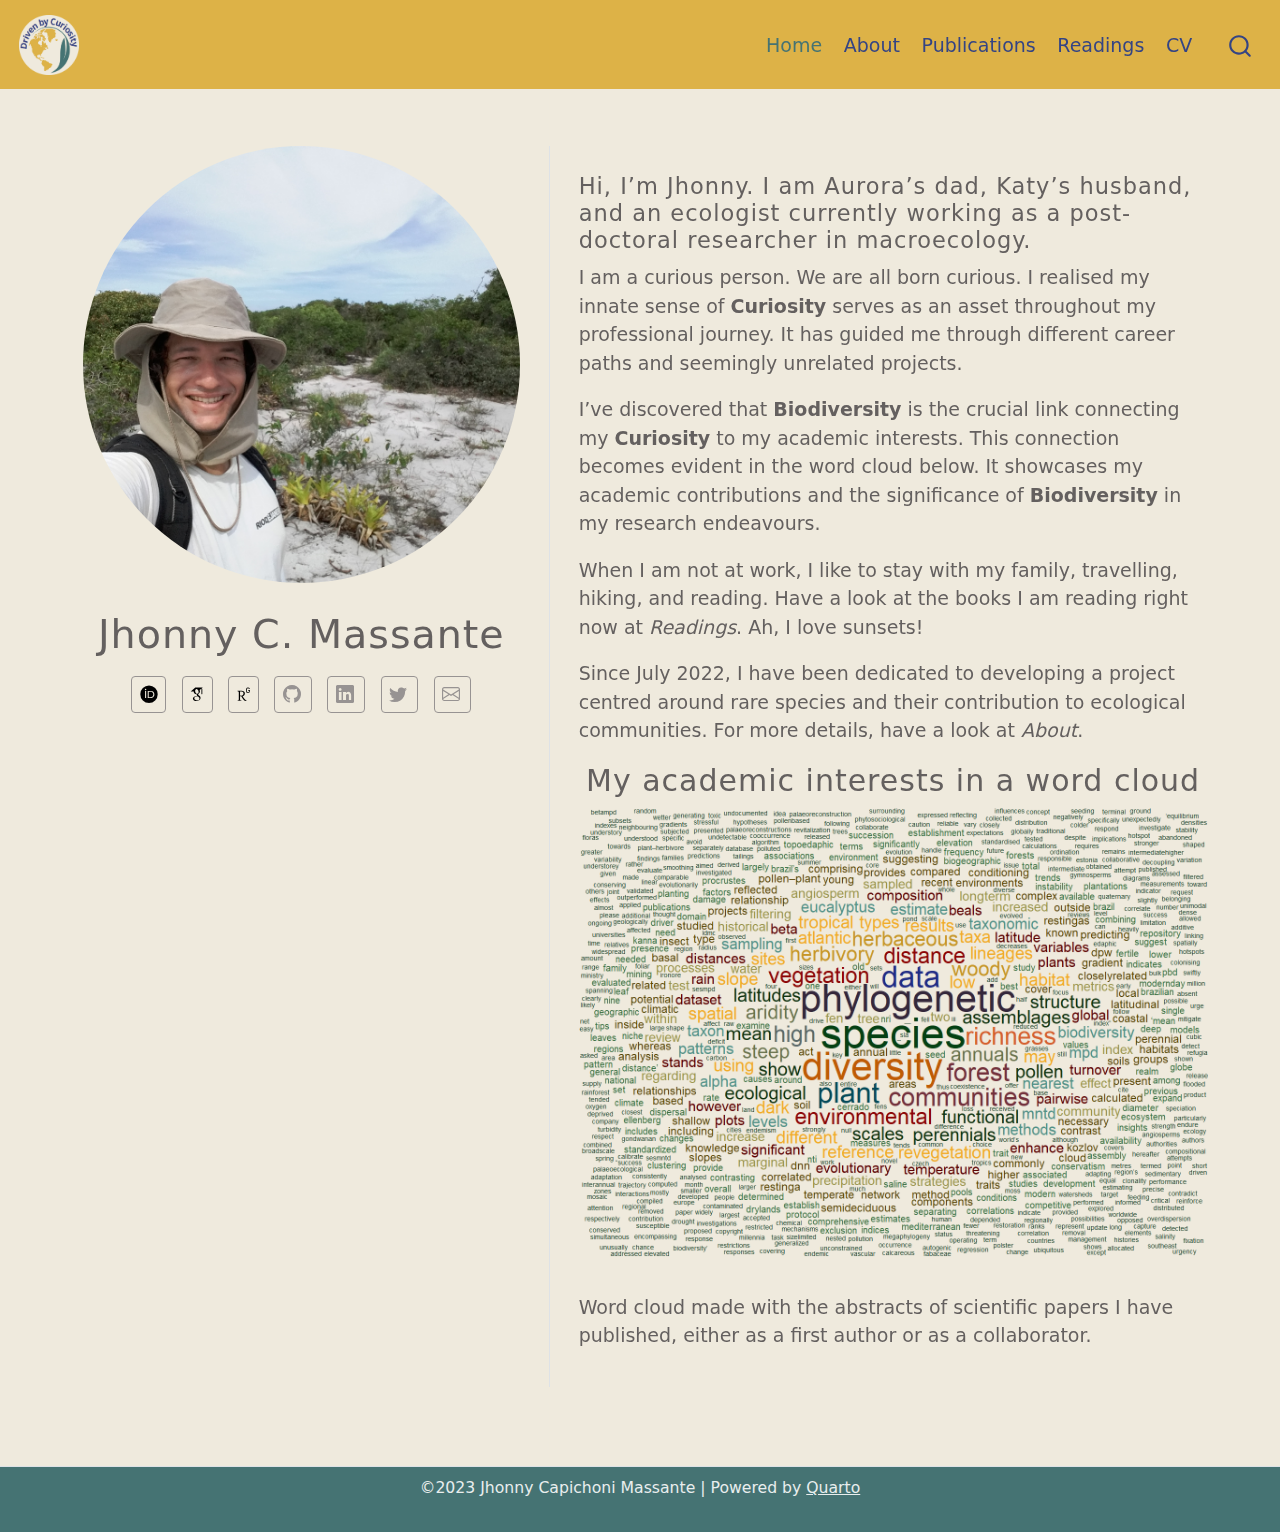
<file: index.html>
<!DOCTYPE html>
<html xmlns="http://www.w3.org/1999/xhtml" lang="en" xml:lang="en"><head>

<meta charset="utf-8">
<meta name="generator" content="quarto-1.2.475">

<meta name="viewport" content="width=device-width, initial-scale=1.0, user-scalable=yes">


<title>Jhonny - Jhonny C. Massante</title>
<style>
code{white-space: pre-wrap;}
span.smallcaps{font-variant: small-caps;}
div.columns{display: flex; gap: min(4vw, 1.5em);}
div.column{flex: auto; overflow-x: auto;}
div.hanging-indent{margin-left: 1.5em; text-indent: -1.5em;}
ul.task-list{list-style: none;}
ul.task-list li input[type="checkbox"] {
  width: 0.8em;
  margin: 0 0.8em 0.2em -1.6em;
  vertical-align: middle;
}
</style>


<script src="site_libs/quarto-nav/quarto-nav.js"></script>
<script src="site_libs/quarto-nav/headroom.min.js"></script>
<script src="site_libs/clipboard/clipboard.min.js"></script>
<script src="site_libs/quarto-search/autocomplete.umd.js"></script>
<script src="site_libs/quarto-search/fuse.min.js"></script>
<script src="site_libs/quarto-search/quarto-search.js"></script>
<meta name="quarto:offset" content="./">
<link href="./logo2.png" rel="icon" type="image/png">
<script src="site_libs/quarto-html/quarto.js"></script>
<script src="site_libs/quarto-html/popper.min.js"></script>
<script src="site_libs/quarto-html/tippy.umd.min.js"></script>
<link href="site_libs/quarto-html/tippy.css" rel="stylesheet">
<link href="site_libs/quarto-html/quarto-syntax-highlighting.css" rel="stylesheet" id="quarto-text-highlighting-styles">
<script src="site_libs/bootstrap/bootstrap.min.js"></script>
<link href="site_libs/bootstrap/bootstrap-icons.css" rel="stylesheet">
<link href="site_libs/bootstrap/bootstrap.min.css" rel="stylesheet" id="quarto-bootstrap" data-mode="light">
<link href="site_libs/quarto-contrib/academicons-1.9.2/all.css" rel="stylesheet">
<link href="site_libs/quarto-contrib/academicons-1.9.2/size.css" rel="stylesheet">
<script id="quarto-search-options" type="application/json">{
  "location": "navbar",
  "copy-button": false,
  "collapse-after": 3,
  "panel-placement": "end",
  "type": "overlay",
  "limit": 20,
  "language": {
    "search-no-results-text": "No results",
    "search-matching-documents-text": "matching documents",
    "search-copy-link-title": "Copy link to search",
    "search-hide-matches-text": "Hide additional matches",
    "search-more-match-text": "more match in this document",
    "search-more-matches-text": "more matches in this document",
    "search-clear-button-title": "Clear",
    "search-detached-cancel-button-title": "Cancel",
    "search-submit-button-title": "Submit"
  }
}</script>

<script type="text/javascript">

(function(i,s,o,g,r,a,m){i['GoogleAnalyticsObject']=r;i[r]=i[r]||function(){
  (i[r].q=i[r].q||[]).push(arguments)},i[r].l=1*new Date();a=s.createElement(o),
  m=s.getElementsByTagName(o)[0];a.async=1;a.src=g;m.parentNode.insertBefore(a,m)
  })(window,document,'script','https://www.google-analytics.com/analytics.js','ga');
ga('create', 'UA-146153445-1', 'auto');

ga('send', {
  hitType: 'pageview',
  'anonymizeIp': true,
});
</script>


<link rel="stylesheet" href="styles.css">
</head>

<body class="nav-fixed">

<div id="quarto-search-results"></div>
  <header id="quarto-header" class="headroom fixed-top">
    <nav class="navbar navbar-expand-lg navbar-dark ">
      <div class="navbar-container container-fluid">
      <div class="navbar-brand-container">
    <a href="./index.html" class="navbar-brand navbar-brand-logo">
    <img src="./logo2.png" alt="" class="navbar-logo">
    </a>
  </div>
          <button class="navbar-toggler" type="button" data-bs-toggle="collapse" data-bs-target="#navbarCollapse" aria-controls="navbarCollapse" aria-expanded="false" aria-label="Toggle navigation" onclick="if (window.quartoToggleHeadroom) { window.quartoToggleHeadroom(); }">
  <span class="navbar-toggler-icon"></span>
</button>
          <div class="collapse navbar-collapse" id="navbarCollapse">
            <ul class="navbar-nav navbar-nav-scroll ms-auto">
  <li class="nav-item">
    <a class="nav-link active" href="./index.html" aria-current="page">
 <span class="menu-text">Home</span></a>
  </li>  
  <li class="nav-item">
    <a class="nav-link" href="./about.html">
 <span class="menu-text">About</span></a>
  </li>  
  <li class="nav-item">
    <a class="nav-link" href="./publications.html">
 <span class="menu-text">Publications</span></a>
  </li>  
  <li class="nav-item">
    <a class="nav-link" href="./readings.html">
 <span class="menu-text">Readings</span></a>
  </li>  
  <li class="nav-item">
    <a class="nav-link" href="./CV_JCMassante.pdf">
 <span class="menu-text">CV</span></a>
  </li>  
</ul>
              <div id="quarto-search" class="" title="Search"></div>
          </div> <!-- /navcollapse -->
      </div> <!-- /container-fluid -->
    </nav>
</header>
<!-- content -->
<div id="quarto-content" class="quarto-container page-columns page-rows-contents page-layout-full page-navbar">
<!-- sidebar -->
<!-- margin-sidebar -->
    
<!-- main -->
<div class="quarto-about-trestles column-page">
  <div class="about-entity">
    <img src="profile2.jpg" class="about-image
  round " style="height: 23em; width: 23em;">
<header id="title-block-header" class="quarto-title-block default">
<div class="quarto-title">
<h1 class="title">Jhonny C. Massante</h1>
</div>
<div class="quarto-title-meta">
  </div>
</header>
    <div class="about-links">
  <a href="https://orcid.org/0000-0003-2764-4976" class="about-link">
     <span class="about-link-text"><i class="ai  ai-orcid" style="color:black"></i></span>
  </a>
  <a href="https://scholar.google.com/citations?user=y7ReQJgAAAAJ&amp;hl=en" class="about-link">
     <span class="about-link-text"><i class="ai  ai-google-scholar" style="color:black"></i></span>
  </a>
  <a href="https://www.researchgate.net/profile/Jhonny-Massante" class="about-link">
     <span class="about-link-text"><i class="ai  ai-researchgate" style="color:black"></i></span>
  </a>
  <a href="https://github.com/jcmassante" class="about-link">
    <i class="bi bi-github"></i>
     <span class="about-link-text"></span>
  </a>
  <a href="https://www.linkedin.com/in/jhonny-capichoni-massante/" class="about-link">
    <i class="bi bi-linkedin"></i>
     <span class="about-link-text"></span>
  </a>
  <a href="https://twitter.com/JCMassante" class="about-link">
    <i class="bi bi-twitter"></i>
     <span class="about-link-text"></span>
  </a>
  <a href="mailto:jhonny.massante@ut.ee" class="about-link">
    <i class="bi bi-envelope"></i>
     <span class="about-link-text"></span>
  </a>
</div>
  </div>
  <div class="about-contents"><main class="content column-page" id="quarto-document-content">
<section id="hi-im-jhonny.-i-am-auroras-dad-katys-husband-and-an-ecologist-currently-working-as-a-post-doctoral-researcher-in-macroecology." class="level4">
<h4 data-anchor-id="hi-im-jhonny.-i-am-auroras-dad-katys-husband-and-an-ecologist-currently-working-as-a-post-doctoral-researcher-in-macroecology.">Hi, I’m Jhonny. I am Aurora’s dad, Katy’s husband, and an ecologist currently working as a post-doctoral researcher in macroecology.</h4>
<p>I am a curious person. We are all born curious. I realised my innate sense of <strong>Curiosity</strong> serves as an asset throughout my professional journey. It has guided me through different career paths and seemingly unrelated projects.</p>
<p>I’ve discovered that <strong>Biodiversity</strong> is the crucial link connecting my <strong>Curiosity</strong> to my academic interests. This connection becomes evident in the word cloud below. It showcases my academic contributions and the significance of <strong>Biodiversity</strong> in my research endeavours.</p>
<p>When I am not at work, I like to stay with my family, travelling, hiking, and reading. Have a look at the books I am reading right now at <em>Readings</em>. Ah, I love sunsets!</p>
<p>Since July 2022, I have been dedicated to developing a project centred around rare species and their contribution to ecological communities. For more details, have a look at <em>About</em>.</p>
<section id="my-academic-interests-in-a-word-cloud" class="level5">
<h5 data-anchor-id="my-academic-interests-in-a-word-cloud">My academic interests in a word cloud</h5>
<div class="cell">
<div class="cell-output-display">
<p><img src="index_files/figure-html/unnamed-chunk-1-1.png" class="img-fluid" width="672"></p>
</div>
</div>
<p style="font-size: small">
</p><p>Word cloud made with the abstracts of scientific papers I have published, either as a first author or as a collaborator.</p>
<p></p>


</section>
</section>
</main></div>
</div>
 <!-- /main -->
<script id="quarto-html-after-body" type="application/javascript">
window.document.addEventListener("DOMContentLoaded", function (event) {
  const toggleBodyColorMode = (bsSheetEl) => {
    const mode = bsSheetEl.getAttribute("data-mode");
    const bodyEl = window.document.querySelector("body");
    if (mode === "dark") {
      bodyEl.classList.add("quarto-dark");
      bodyEl.classList.remove("quarto-light");
    } else {
      bodyEl.classList.add("quarto-light");
      bodyEl.classList.remove("quarto-dark");
    }
  }
  const toggleBodyColorPrimary = () => {
    const bsSheetEl = window.document.querySelector("link#quarto-bootstrap");
    if (bsSheetEl) {
      toggleBodyColorMode(bsSheetEl);
    }
  }
  toggleBodyColorPrimary();  
  const clipboard = new window.ClipboardJS('.code-copy-button', {
    target: function(trigger) {
      return trigger.previousElementSibling;
    }
  });
  clipboard.on('success', function(e) {
    // button target
    const button = e.trigger;
    // don't keep focus
    button.blur();
    // flash "checked"
    button.classList.add('code-copy-button-checked');
    var currentTitle = button.getAttribute("title");
    button.setAttribute("title", "Copied!");
    let tooltip;
    if (window.bootstrap) {
      button.setAttribute("data-bs-toggle", "tooltip");
      button.setAttribute("data-bs-placement", "left");
      button.setAttribute("data-bs-title", "Copied!");
      tooltip = new bootstrap.Tooltip(button, 
        { trigger: "manual", 
          customClass: "code-copy-button-tooltip",
          offset: [0, -8]});
      tooltip.show();    
    }
    setTimeout(function() {
      if (tooltip) {
        tooltip.hide();
        button.removeAttribute("data-bs-title");
        button.removeAttribute("data-bs-toggle");
        button.removeAttribute("data-bs-placement");
      }
      button.setAttribute("title", currentTitle);
      button.classList.remove('code-copy-button-checked');
    }, 1000);
    // clear code selection
    e.clearSelection();
  });
  function tippyHover(el, contentFn) {
    const config = {
      allowHTML: true,
      content: contentFn,
      maxWidth: 500,
      delay: 100,
      arrow: false,
      appendTo: function(el) {
          return el.parentElement;
      },
      interactive: true,
      interactiveBorder: 10,
      theme: 'quarto',
      placement: 'bottom-start'
    };
    window.tippy(el, config); 
  }
  const noterefs = window.document.querySelectorAll('a[role="doc-noteref"]');
  for (var i=0; i<noterefs.length; i++) {
    const ref = noterefs[i];
    tippyHover(ref, function() {
      // use id or data attribute instead here
      let href = ref.getAttribute('data-footnote-href') || ref.getAttribute('href');
      try { href = new URL(href).hash; } catch {}
      const id = href.replace(/^#\/?/, "");
      const note = window.document.getElementById(id);
      return note.innerHTML;
    });
  }
  const findCites = (el) => {
    const parentEl = el.parentElement;
    if (parentEl) {
      const cites = parentEl.dataset.cites;
      if (cites) {
        return {
          el,
          cites: cites.split(' ')
        };
      } else {
        return findCites(el.parentElement)
      }
    } else {
      return undefined;
    }
  };
  var bibliorefs = window.document.querySelectorAll('a[role="doc-biblioref"]');
  for (var i=0; i<bibliorefs.length; i++) {
    const ref = bibliorefs[i];
    const citeInfo = findCites(ref);
    if (citeInfo) {
      tippyHover(citeInfo.el, function() {
        var popup = window.document.createElement('div');
        citeInfo.cites.forEach(function(cite) {
          var citeDiv = window.document.createElement('div');
          citeDiv.classList.add('hanging-indent');
          citeDiv.classList.add('csl-entry');
          var biblioDiv = window.document.getElementById('ref-' + cite);
          if (biblioDiv) {
            citeDiv.innerHTML = biblioDiv.innerHTML;
          }
          popup.appendChild(citeDiv);
        });
        return popup.innerHTML;
      });
    }
  }
});
</script>
</div> <!-- /content -->
<footer class="footer">
  <div class="nav-footer">
      <div class="nav-footer-center">©2023 Jhonny Capichoni Massante | Powered by <a href="https://quarto.org">Quarto</a></div>
  </div>
</footer>



</body></html>
</file>
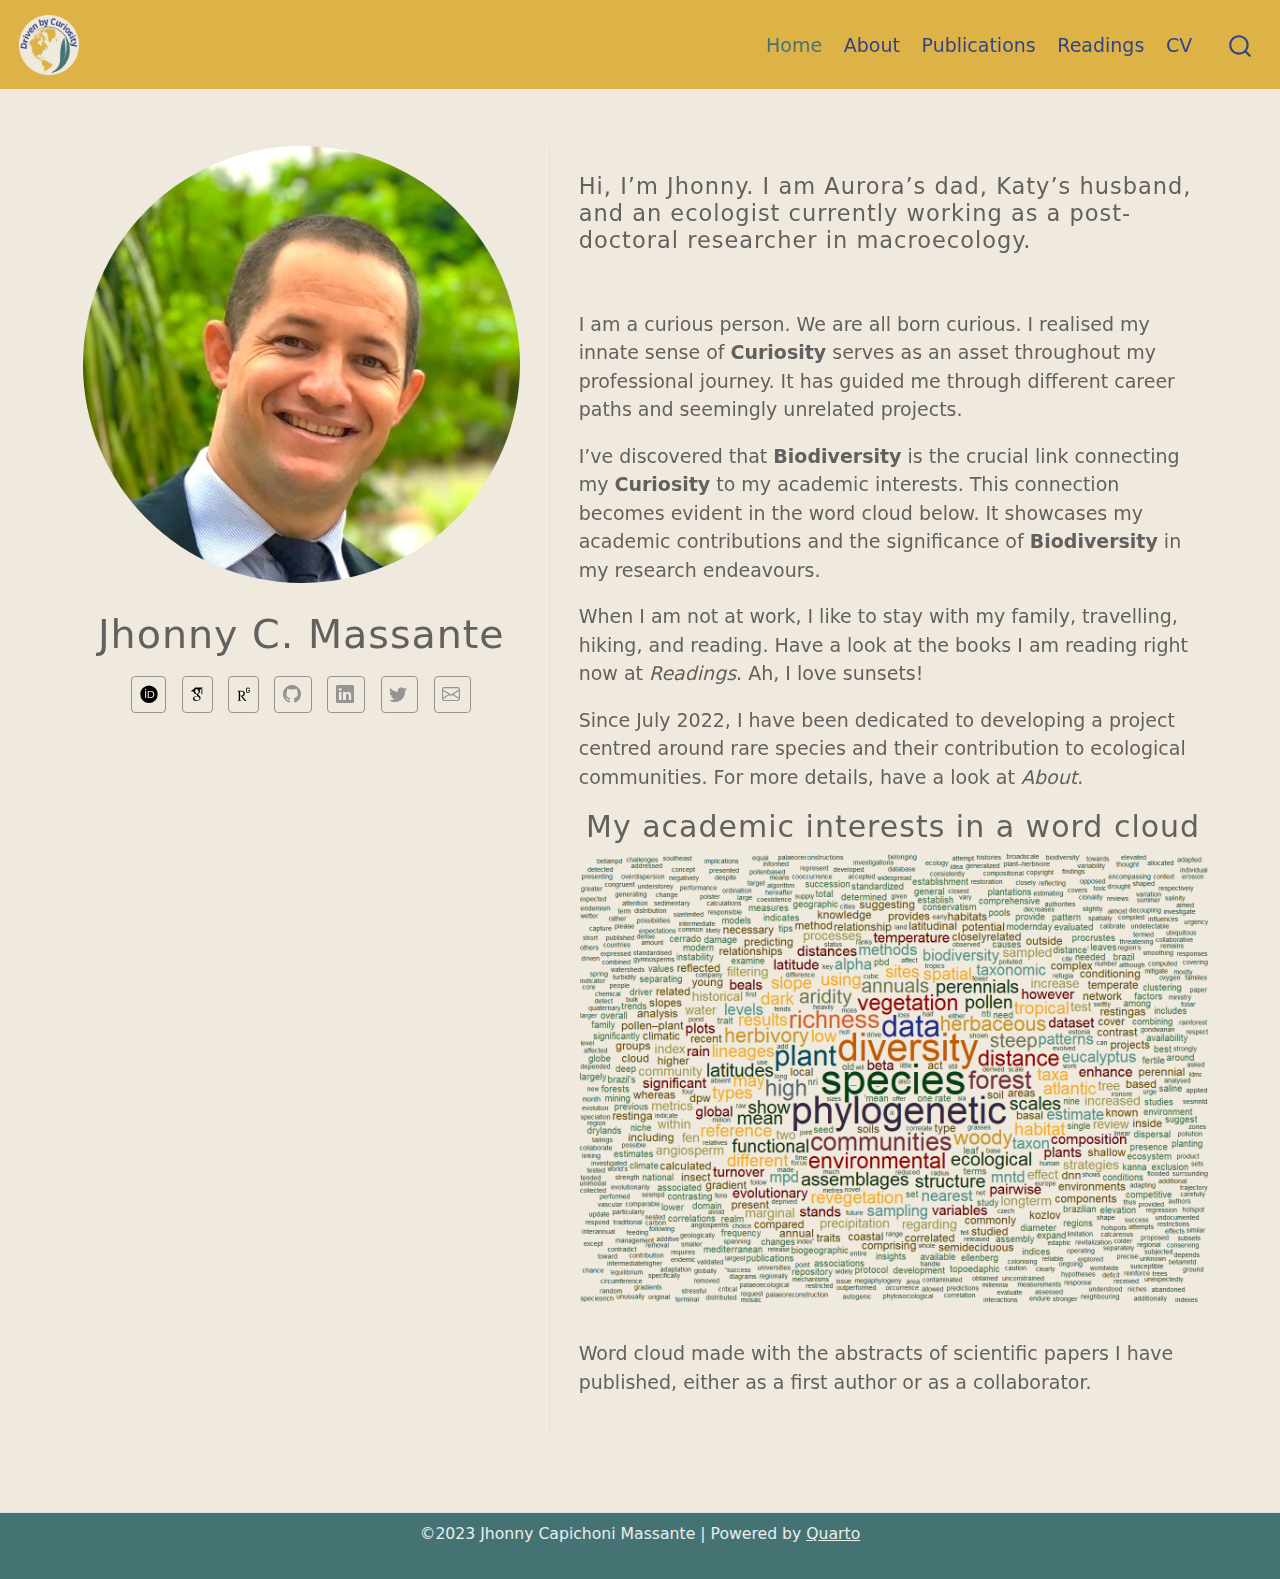
<file: docs/index.html>
<!DOCTYPE html>
<html xmlns="http://www.w3.org/1999/xhtml" lang="en" xml:lang="en"><head>

<meta charset="utf-8">
<meta name="generator" content="quarto-1.2.475">

<meta name="viewport" content="width=device-width, initial-scale=1.0, user-scalable=yes">


<title>Jhonny - Jhonny C. Massante</title>
<style>
code{white-space: pre-wrap;}
span.smallcaps{font-variant: small-caps;}
div.columns{display: flex; gap: min(4vw, 1.5em);}
div.column{flex: auto; overflow-x: auto;}
div.hanging-indent{margin-left: 1.5em; text-indent: -1.5em;}
ul.task-list{list-style: none;}
ul.task-list li input[type="checkbox"] {
  width: 0.8em;
  margin: 0 0.8em 0.2em -1.6em;
  vertical-align: middle;
}
</style>


<script src="site_libs/quarto-nav/quarto-nav.js"></script>
<script src="site_libs/quarto-nav/headroom.min.js"></script>
<script src="site_libs/clipboard/clipboard.min.js"></script>
<script src="site_libs/quarto-search/autocomplete.umd.js"></script>
<script src="site_libs/quarto-search/fuse.min.js"></script>
<script src="site_libs/quarto-search/quarto-search.js"></script>
<meta name="quarto:offset" content="./">
<link href="./logo2.png" rel="icon" type="image/png">
<script src="site_libs/quarto-html/quarto.js"></script>
<script src="site_libs/quarto-html/popper.min.js"></script>
<script src="site_libs/quarto-html/tippy.umd.min.js"></script>
<link href="site_libs/quarto-html/tippy.css" rel="stylesheet">
<link href="site_libs/quarto-html/quarto-syntax-highlighting.css" rel="stylesheet" id="quarto-text-highlighting-styles">
<script src="site_libs/bootstrap/bootstrap.min.js"></script>
<link href="site_libs/bootstrap/bootstrap-icons.css" rel="stylesheet">
<link href="site_libs/bootstrap/bootstrap.min.css" rel="stylesheet" id="quarto-bootstrap" data-mode="light">
<link href="site_libs/quarto-contrib/academicons-1.9.2/all.css" rel="stylesheet">
<link href="site_libs/quarto-contrib/academicons-1.9.2/size.css" rel="stylesheet">
<script id="quarto-search-options" type="application/json">{
  "location": "navbar",
  "copy-button": false,
  "collapse-after": 3,
  "panel-placement": "end",
  "type": "overlay",
  "limit": 20,
  "language": {
    "search-no-results-text": "No results",
    "search-matching-documents-text": "matching documents",
    "search-copy-link-title": "Copy link to search",
    "search-hide-matches-text": "Hide additional matches",
    "search-more-match-text": "more match in this document",
    "search-more-matches-text": "more matches in this document",
    "search-clear-button-title": "Clear",
    "search-detached-cancel-button-title": "Cancel",
    "search-submit-button-title": "Submit"
  }
}</script>

<script type="text/javascript">

(function(i,s,o,g,r,a,m){i['GoogleAnalyticsObject']=r;i[r]=i[r]||function(){
  (i[r].q=i[r].q||[]).push(arguments)},i[r].l=1*new Date();a=s.createElement(o),
  m=s.getElementsByTagName(o)[0];a.async=1;a.src=g;m.parentNode.insertBefore(a,m)
  })(window,document,'script','https://www.google-analytics.com/analytics.js','ga');
ga('create', 'UA-146153445-1', 'auto');

ga('send', {
  hitType: 'pageview',
  'anonymizeIp': true,
});
</script>


<link rel="stylesheet" href="styles.css">
</head>

<body class="nav-fixed">

<div id="quarto-search-results"></div>
  <header id="quarto-header" class="headroom fixed-top">
    <nav class="navbar navbar-expand-lg navbar-dark ">
      <div class="navbar-container container-fluid">
      <div class="navbar-brand-container">
    <a href="./index.html" class="navbar-brand navbar-brand-logo">
    <img src="./logo2.png" alt="" class="navbar-logo">
    </a>
  </div>
          <button class="navbar-toggler" type="button" data-bs-toggle="collapse" data-bs-target="#navbarCollapse" aria-controls="navbarCollapse" aria-expanded="false" aria-label="Toggle navigation" onclick="if (window.quartoToggleHeadroom) { window.quartoToggleHeadroom(); }">
  <span class="navbar-toggler-icon"></span>
</button>
          <div class="collapse navbar-collapse" id="navbarCollapse">
            <ul class="navbar-nav navbar-nav-scroll ms-auto">
  <li class="nav-item">
    <a class="nav-link active" href="./index.html" aria-current="page">
 <span class="menu-text">Home</span></a>
  </li>  
  <li class="nav-item">
    <a class="nav-link" href="./about.html">
 <span class="menu-text">About</span></a>
  </li>  
  <li class="nav-item">
    <a class="nav-link" href="./publications.html">
 <span class="menu-text">Publications</span></a>
  </li>  
  <li class="nav-item">
    <a class="nav-link" href="./readings.html">
 <span class="menu-text">Readings</span></a>
  </li>  
  <li class="nav-item">
    <a class="nav-link" href="./CV_JCMassante.pdf">
 <span class="menu-text">CV</span></a>
  </li>  
</ul>
              <div id="quarto-search" class="" title="Search"></div>
          </div> <!-- /navcollapse -->
      </div> <!-- /container-fluid -->
    </nav>
</header>
<!-- content -->
<div id="quarto-content" class="quarto-container page-columns page-rows-contents page-layout-full page-navbar">
<!-- sidebar -->
<!-- margin-sidebar -->
    
<!-- main -->
<div class="quarto-about-trestles column-page">
  <div class="about-entity">
    <img src="newprofile.jpg" class="about-image
  round " style="height: 23em; width: 23em;">
<header id="title-block-header" class="quarto-title-block default">
<div class="quarto-title">
<h1 class="title">Jhonny C. Massante</h1>
</div>
<div class="quarto-title-meta">
  </div>
</header>
    <div class="about-links">
  <a href="https://orcid.org/0000-0003-2764-4976" class="about-link">
     <span class="about-link-text"><i class="ai  ai-orcid" style="color:black"></i></span>
  </a>
  <a href="https://scholar.google.com/citations?user=y7ReQJgAAAAJ&amp;hl=en" class="about-link">
     <span class="about-link-text"><i class="ai  ai-google-scholar" style="color:black"></i></span>
  </a>
  <a href="https://www.researchgate.net/profile/Jhonny-Massante" class="about-link">
     <span class="about-link-text"><i class="ai  ai-researchgate" style="color:black"></i></span>
  </a>
  <a href="https://github.com/jcmassante" class="about-link">
    <i class="bi bi-github"></i>
     <span class="about-link-text"></span>
  </a>
  <a href="https://www.linkedin.com/in/jhonny-capichoni-massante/" class="about-link">
    <i class="bi bi-linkedin"></i>
     <span class="about-link-text"></span>
  </a>
  <a href="https://twitter.com/JCMassante" class="about-link">
    <i class="bi bi-twitter"></i>
     <span class="about-link-text"></span>
  </a>
  <a href="mailto:jhonny.massante@ut.ee" class="about-link">
    <i class="bi bi-envelope"></i>
     <span class="about-link-text"></span>
  </a>
</div>
  </div>
  <div class="about-contents"><main class="content column-page" id="quarto-document-content">
<section id="hi-im-jhonny.-i-am-auroras-dad-katys-husband-and-an-ecologist-currently-working-as-a-post-doctoral-researcher-in-macroecology." class="level4">
<h4 data-anchor-id="hi-im-jhonny.-i-am-auroras-dad-katys-husband-and-an-ecologist-currently-working-as-a-post-doctoral-researcher-in-macroecology.">Hi, I’m Jhonny. I am Aurora’s dad, Katy’s husband, and an ecologist currently working as a post-doctoral researcher in macroecology.</h4>
<p><br></p>
<p>I am a curious person. We are all born curious. I realised my innate sense of <strong>Curiosity</strong> serves as an asset throughout my professional journey. It has guided me through different career paths and seemingly unrelated projects.</p>
<p>I’ve discovered that <strong>Biodiversity</strong> is the crucial link connecting my <strong>Curiosity</strong> to my academic interests. This connection becomes evident in the word cloud below. It showcases my academic contributions and the significance of <strong>Biodiversity</strong> in my research endeavours.</p>
<p>When I am not at work, I like to stay with my family, travelling, hiking, and reading. Have a look at the books I am reading right now at <em>Readings</em>. Ah, I love sunsets!</p>
<p>Since July 2022, I have been dedicated to developing a project centred around rare species and their contribution to ecological communities. For more details, have a look at <em>About</em>.</p>
<section id="my-academic-interests-in-a-word-cloud" class="level5">
<h5 data-anchor-id="my-academic-interests-in-a-word-cloud">My academic interests in a word cloud</h5>
<div class="cell">
<div class="cell-output-display">
<p><img src="index_files/figure-html/unnamed-chunk-1-1.png" class="img-fluid" width="672"></p>
</div>
</div>
<p style="font-size: small">
</p><p>Word cloud made with the abstracts of scientific papers I have published, either as a first author or as a collaborator.</p>
<p></p>


</section>
</section>
</main></div>
</div>
 <!-- /main -->
<script id="quarto-html-after-body" type="application/javascript">
window.document.addEventListener("DOMContentLoaded", function (event) {
  const toggleBodyColorMode = (bsSheetEl) => {
    const mode = bsSheetEl.getAttribute("data-mode");
    const bodyEl = window.document.querySelector("body");
    if (mode === "dark") {
      bodyEl.classList.add("quarto-dark");
      bodyEl.classList.remove("quarto-light");
    } else {
      bodyEl.classList.add("quarto-light");
      bodyEl.classList.remove("quarto-dark");
    }
  }
  const toggleBodyColorPrimary = () => {
    const bsSheetEl = window.document.querySelector("link#quarto-bootstrap");
    if (bsSheetEl) {
      toggleBodyColorMode(bsSheetEl);
    }
  }
  toggleBodyColorPrimary();  
  const clipboard = new window.ClipboardJS('.code-copy-button', {
    target: function(trigger) {
      return trigger.previousElementSibling;
    }
  });
  clipboard.on('success', function(e) {
    // button target
    const button = e.trigger;
    // don't keep focus
    button.blur();
    // flash "checked"
    button.classList.add('code-copy-button-checked');
    var currentTitle = button.getAttribute("title");
    button.setAttribute("title", "Copied!");
    let tooltip;
    if (window.bootstrap) {
      button.setAttribute("data-bs-toggle", "tooltip");
      button.setAttribute("data-bs-placement", "left");
      button.setAttribute("data-bs-title", "Copied!");
      tooltip = new bootstrap.Tooltip(button, 
        { trigger: "manual", 
          customClass: "code-copy-button-tooltip",
          offset: [0, -8]});
      tooltip.show();    
    }
    setTimeout(function() {
      if (tooltip) {
        tooltip.hide();
        button.removeAttribute("data-bs-title");
        button.removeAttribute("data-bs-toggle");
        button.removeAttribute("data-bs-placement");
      }
      button.setAttribute("title", currentTitle);
      button.classList.remove('code-copy-button-checked');
    }, 1000);
    // clear code selection
    e.clearSelection();
  });
  function tippyHover(el, contentFn) {
    const config = {
      allowHTML: true,
      content: contentFn,
      maxWidth: 500,
      delay: 100,
      arrow: false,
      appendTo: function(el) {
          return el.parentElement;
      },
      interactive: true,
      interactiveBorder: 10,
      theme: 'quarto',
      placement: 'bottom-start'
    };
    window.tippy(el, config); 
  }
  const noterefs = window.document.querySelectorAll('a[role="doc-noteref"]');
  for (var i=0; i<noterefs.length; i++) {
    const ref = noterefs[i];
    tippyHover(ref, function() {
      // use id or data attribute instead here
      let href = ref.getAttribute('data-footnote-href') || ref.getAttribute('href');
      try { href = new URL(href).hash; } catch {}
      const id = href.replace(/^#\/?/, "");
      const note = window.document.getElementById(id);
      return note.innerHTML;
    });
  }
  const findCites = (el) => {
    const parentEl = el.parentElement;
    if (parentEl) {
      const cites = parentEl.dataset.cites;
      if (cites) {
        return {
          el,
          cites: cites.split(' ')
        };
      } else {
        return findCites(el.parentElement)
      }
    } else {
      return undefined;
    }
  };
  var bibliorefs = window.document.querySelectorAll('a[role="doc-biblioref"]');
  for (var i=0; i<bibliorefs.length; i++) {
    const ref = bibliorefs[i];
    const citeInfo = findCites(ref);
    if (citeInfo) {
      tippyHover(citeInfo.el, function() {
        var popup = window.document.createElement('div');
        citeInfo.cites.forEach(function(cite) {
          var citeDiv = window.document.createElement('div');
          citeDiv.classList.add('hanging-indent');
          citeDiv.classList.add('csl-entry');
          var biblioDiv = window.document.getElementById('ref-' + cite);
          if (biblioDiv) {
            citeDiv.innerHTML = biblioDiv.innerHTML;
          }
          popup.appendChild(citeDiv);
        });
        return popup.innerHTML;
      });
    }
  }
});
</script>
</div> <!-- /content -->
<footer class="footer">
  <div class="nav-footer">
      <div class="nav-footer-center">©2023 Jhonny Capichoni Massante | Powered by <a href="https://quarto.org">Quarto</a></div>
  </div>
</footer>



</body></html>
</file>
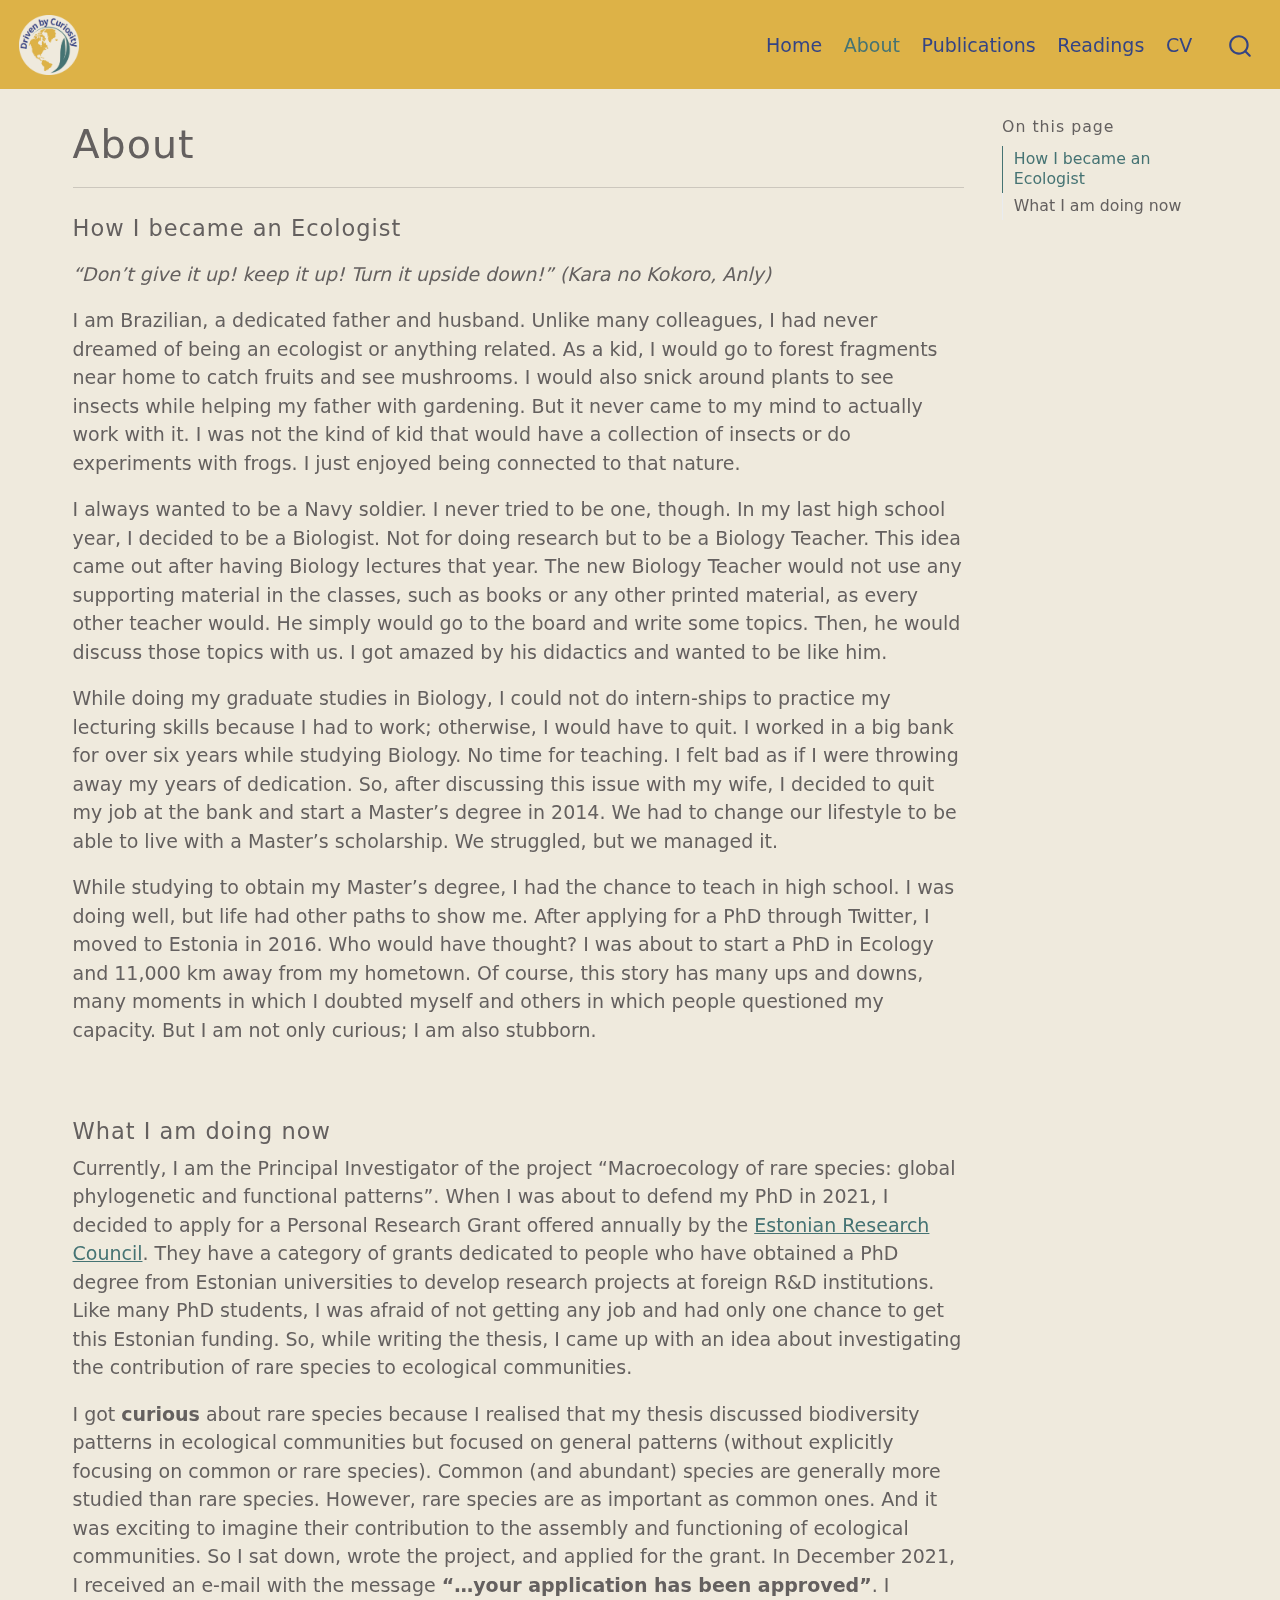
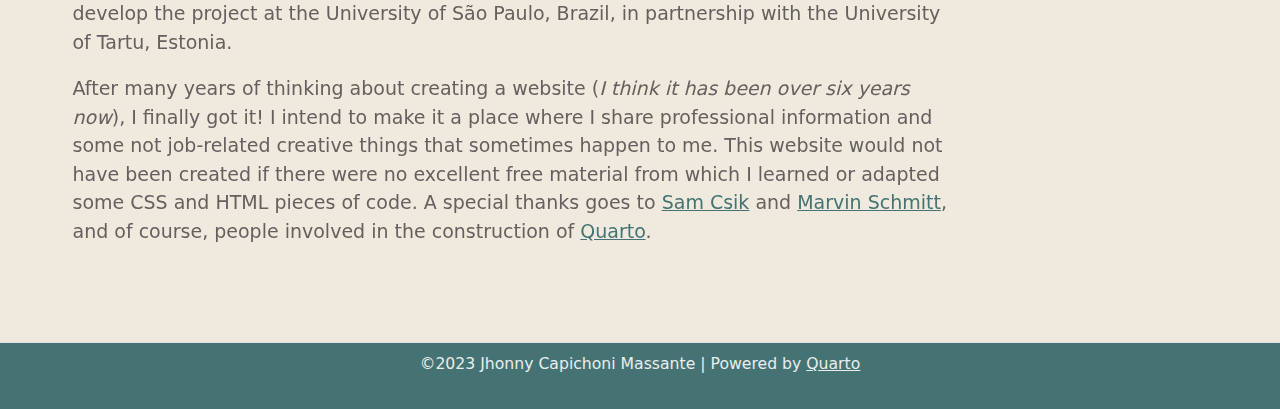
<file: about.html>
<!DOCTYPE html>
<html xmlns="http://www.w3.org/1999/xhtml" lang="en" xml:lang="en"><head>

<meta charset="utf-8">
<meta name="generator" content="quarto-1.2.475">

<meta name="viewport" content="width=device-width, initial-scale=1.0, user-scalable=yes">


<title>Jhonny - About</title>
<style>
code{white-space: pre-wrap;}
span.smallcaps{font-variant: small-caps;}
div.columns{display: flex; gap: min(4vw, 1.5em);}
div.column{flex: auto; overflow-x: auto;}
div.hanging-indent{margin-left: 1.5em; text-indent: -1.5em;}
ul.task-list{list-style: none;}
ul.task-list li input[type="checkbox"] {
  width: 0.8em;
  margin: 0 0.8em 0.2em -1.6em;
  vertical-align: middle;
}
</style>


<script src="site_libs/quarto-nav/quarto-nav.js"></script>
<script src="site_libs/quarto-nav/headroom.min.js"></script>
<script src="site_libs/clipboard/clipboard.min.js"></script>
<script src="site_libs/quarto-search/autocomplete.umd.js"></script>
<script src="site_libs/quarto-search/fuse.min.js"></script>
<script src="site_libs/quarto-search/quarto-search.js"></script>
<meta name="quarto:offset" content="./">
<link href="./logo2.png" rel="icon" type="image/png">
<script src="site_libs/quarto-html/quarto.js"></script>
<script src="site_libs/quarto-html/popper.min.js"></script>
<script src="site_libs/quarto-html/tippy.umd.min.js"></script>
<script src="site_libs/quarto-html/anchor.min.js"></script>
<link href="site_libs/quarto-html/tippy.css" rel="stylesheet">
<link href="site_libs/quarto-html/quarto-syntax-highlighting.css" rel="stylesheet" id="quarto-text-highlighting-styles">
<script src="site_libs/bootstrap/bootstrap.min.js"></script>
<link href="site_libs/bootstrap/bootstrap-icons.css" rel="stylesheet">
<link href="site_libs/bootstrap/bootstrap.min.css" rel="stylesheet" id="quarto-bootstrap" data-mode="light">
<script id="quarto-search-options" type="application/json">{
  "location": "navbar",
  "copy-button": false,
  "collapse-after": 3,
  "panel-placement": "end",
  "type": "overlay",
  "limit": 20,
  "language": {
    "search-no-results-text": "No results",
    "search-matching-documents-text": "matching documents",
    "search-copy-link-title": "Copy link to search",
    "search-hide-matches-text": "Hide additional matches",
    "search-more-match-text": "more match in this document",
    "search-more-matches-text": "more matches in this document",
    "search-clear-button-title": "Clear",
    "search-detached-cancel-button-title": "Cancel",
    "search-submit-button-title": "Submit"
  }
}</script>

<script type="text/javascript">

(function(i,s,o,g,r,a,m){i['GoogleAnalyticsObject']=r;i[r]=i[r]||function(){
  (i[r].q=i[r].q||[]).push(arguments)},i[r].l=1*new Date();a=s.createElement(o),
  m=s.getElementsByTagName(o)[0];a.async=1;a.src=g;m.parentNode.insertBefore(a,m)
  })(window,document,'script','https://www.google-analytics.com/analytics.js','ga');
ga('create', 'UA-146153445-1', 'auto');

ga('send', {
  hitType: 'pageview',
  'anonymizeIp': true,
});
</script>


<link rel="stylesheet" href="styles.css">
</head>

<body class="nav-fixed">

<div id="quarto-search-results"></div>
  <header id="quarto-header" class="headroom fixed-top">
    <nav class="navbar navbar-expand-lg navbar-dark ">
      <div class="navbar-container container-fluid">
      <div class="navbar-brand-container">
    <a href="./index.html" class="navbar-brand navbar-brand-logo">
    <img src="./logo2.png" alt="" class="navbar-logo">
    </a>
  </div>
          <button class="navbar-toggler" type="button" data-bs-toggle="collapse" data-bs-target="#navbarCollapse" aria-controls="navbarCollapse" aria-expanded="false" aria-label="Toggle navigation" onclick="if (window.quartoToggleHeadroom) { window.quartoToggleHeadroom(); }">
  <span class="navbar-toggler-icon"></span>
</button>
          <div class="collapse navbar-collapse" id="navbarCollapse">
            <ul class="navbar-nav navbar-nav-scroll ms-auto">
  <li class="nav-item">
    <a class="nav-link" href="./index.html">
 <span class="menu-text">Home</span></a>
  </li>  
  <li class="nav-item">
    <a class="nav-link active" href="./about.html" aria-current="page">
 <span class="menu-text">About</span></a>
  </li>  
  <li class="nav-item">
    <a class="nav-link" href="./publications.html">
 <span class="menu-text">Publications</span></a>
  </li>  
  <li class="nav-item">
    <a class="nav-link" href="./readings.html">
 <span class="menu-text">Readings</span></a>
  </li>  
  <li class="nav-item">
    <a class="nav-link" href="./CV_JCMassante.pdf">
 <span class="menu-text">CV</span></a>
  </li>  
</ul>
              <div id="quarto-search" class="" title="Search"></div>
          </div> <!-- /navcollapse -->
      </div> <!-- /container-fluid -->
    </nav>
</header>
<!-- content -->
<div id="quarto-content" class="quarto-container page-columns page-rows-contents page-layout-full page-navbar">
<!-- sidebar -->
<!-- margin-sidebar -->
    <div id="quarto-margin-sidebar" class="sidebar margin-sidebar">
        <nav id="TOC" role="doc-toc" class="toc-active">
    <h2 id="toc-title">On this page</h2>
   
  <ul>
  <li><a href="#how-i-became-an-ecologist" id="toc-how-i-became-an-ecologist" class="nav-link active" data-scroll-target="#how-i-became-an-ecologist">How I became an Ecologist</a></li>
  <li><a href="#what-i-am-doing-now" id="toc-what-i-am-doing-now" class="nav-link" data-scroll-target="#what-i-am-doing-now">What I am doing now</a></li>
  </ul>
</nav>
    </div>
<!-- main -->
<main class="content column-page-left" id="quarto-document-content">

<header id="title-block-header" class="quarto-title-block default">
<div class="quarto-title">
<h1 class="title">About</h1>
</div>



<div class="quarto-title-meta">

    
  
    
  </div>
  

</header>

<hr>
<section id="how-i-became-an-ecologist" class="level4">
<h4 class="anchored" data-anchor-id="how-i-became-an-ecologist">How I became an Ecologist</h4>
<p style="font-size: small">
</p><p><i> “Don’t give it up! keep it up! Turn it upside down!” (Kara no Kokoro, Anly) </i></p>
<p></p>
<p>I am Brazilian, a dedicated father and husband. Unlike many colleagues, I had never dreamed of being an ecologist or anything related. As a kid, I would go to forest fragments near home to catch fruits and see mushrooms. I would also snick around plants to see insects while helping my father with gardening. But it never came to my mind to actually work with it. I was not the kind of kid that would have a collection of insects or do experiments with frogs. I just enjoyed being connected to that nature.</p>
<p>I always wanted to be a Navy soldier. I never tried to be one, though. In my last high school year, I decided to be a Biologist. Not for doing research but to be a Biology Teacher. This idea came out after having Biology lectures that year. The new Biology Teacher would not use any supporting material in the classes, such as books or any other printed material, as every other teacher would. He simply would go to the board and write some topics. Then, he would discuss those topics with us. I got amazed by his didactics and wanted to be like him.</p>
<p>While doing my graduate studies in Biology, I could not do intern-ships to practice my lecturing skills because I had to work; otherwise, I would have to quit. I worked in a big bank for over six years while studying Biology. No time for teaching. I felt bad as if I were throwing away my years of dedication. So, after discussing this issue with my wife, I decided to quit my job at the bank and start a Master’s degree in 2014. We had to change our lifestyle to be able to live with a Master’s scholarship. We struggled, but we managed it.</p>
<p>While studying to obtain my Master’s degree, I had the chance to teach in high school. I was doing well, but life had other paths to show me. After applying for a PhD through Twitter, I moved to Estonia in 2016. Who would have thought? I was about to start a PhD in Ecology and 11,000 km away from my hometown. Of course, this story has many ups and downs, many moments in which I doubted myself and others in which people questioned my capacity. But I am not only curious; I am also stubborn.</p>
<p><br></p>
</section>
<section id="what-i-am-doing-now" class="level4">
<h4 class="anchored" data-anchor-id="what-i-am-doing-now">What I am doing now</h4>
<p>Currently, I am the Principal Investigator of the project “Macroecology of rare species: global phylogenetic and functional patterns”. When I was about to defend my PhD in 2021, I decided to apply for a Personal Research Grant offered annually by the <a href="https://etag.ee/en/">Estonian Research Council</a>. They have a category of grants dedicated to people who have obtained a PhD degree from Estonian universities to develop research projects at foreign R&amp;D institutions. Like many PhD students, I was afraid of not getting any job and had only one chance to get this Estonian funding. So, while writing the thesis, I came up with an idea about investigating the contribution of rare species to ecological communities.</p>
<p>I got <strong>curious</strong> about rare species because I realised that my thesis discussed biodiversity patterns in ecological communities but focused on general patterns (without explicitly focusing on common or rare species). Common (and abundant) species are generally more studied than rare species. However, rare species are as important as common ones. And it was exciting to imagine their contribution to the assembly and functioning of ecological communities. So I sat down, wrote the project, and applied for the grant. In December 2021, I received an e-mail with the message <strong>“…your application has been approved”</strong>. I develop the project at the University of São Paulo, Brazil, in partnership with the University of Tartu, Estonia.</p>
<p>After many years of thinking about creating a website (<em>I think it has been over six years now</em>), I finally got it! I intend to make it a place where I share professional information and some not job-related creative things that sometimes happen to me. This website would not have been created if there were no excellent free material from which I learned or adapted some CSS and HTML pieces of code. A special thanks goes to <a href="https://github.com/samanthacsik/samanthacsik.github.io/tree/main">Sam Csik</a> and <a href="https://github.com/marvinschmitt">Marvin Schmitt</a>, and of course, people involved in the construction of <a href="https://quarto.org/">Quarto</a>.</p>


</section>

</main> <!-- /main -->
<script id="quarto-html-after-body" type="application/javascript">
window.document.addEventListener("DOMContentLoaded", function (event) {
  const toggleBodyColorMode = (bsSheetEl) => {
    const mode = bsSheetEl.getAttribute("data-mode");
    const bodyEl = window.document.querySelector("body");
    if (mode === "dark") {
      bodyEl.classList.add("quarto-dark");
      bodyEl.classList.remove("quarto-light");
    } else {
      bodyEl.classList.add("quarto-light");
      bodyEl.classList.remove("quarto-dark");
    }
  }
  const toggleBodyColorPrimary = () => {
    const bsSheetEl = window.document.querySelector("link#quarto-bootstrap");
    if (bsSheetEl) {
      toggleBodyColorMode(bsSheetEl);
    }
  }
  toggleBodyColorPrimary();  
  const icon = "";
  const anchorJS = new window.AnchorJS();
  anchorJS.options = {
    placement: 'right',
    icon: icon
  };
  anchorJS.add('.anchored');
  const clipboard = new window.ClipboardJS('.code-copy-button', {
    target: function(trigger) {
      return trigger.previousElementSibling;
    }
  });
  clipboard.on('success', function(e) {
    // button target
    const button = e.trigger;
    // don't keep focus
    button.blur();
    // flash "checked"
    button.classList.add('code-copy-button-checked');
    var currentTitle = button.getAttribute("title");
    button.setAttribute("title", "Copied!");
    let tooltip;
    if (window.bootstrap) {
      button.setAttribute("data-bs-toggle", "tooltip");
      button.setAttribute("data-bs-placement", "left");
      button.setAttribute("data-bs-title", "Copied!");
      tooltip = new bootstrap.Tooltip(button, 
        { trigger: "manual", 
          customClass: "code-copy-button-tooltip",
          offset: [0, -8]});
      tooltip.show();    
    }
    setTimeout(function() {
      if (tooltip) {
        tooltip.hide();
        button.removeAttribute("data-bs-title");
        button.removeAttribute("data-bs-toggle");
        button.removeAttribute("data-bs-placement");
      }
      button.setAttribute("title", currentTitle);
      button.classList.remove('code-copy-button-checked');
    }, 1000);
    // clear code selection
    e.clearSelection();
  });
  function tippyHover(el, contentFn) {
    const config = {
      allowHTML: true,
      content: contentFn,
      maxWidth: 500,
      delay: 100,
      arrow: false,
      appendTo: function(el) {
          return el.parentElement;
      },
      interactive: true,
      interactiveBorder: 10,
      theme: 'quarto',
      placement: 'bottom-start'
    };
    window.tippy(el, config); 
  }
  const noterefs = window.document.querySelectorAll('a[role="doc-noteref"]');
  for (var i=0; i<noterefs.length; i++) {
    const ref = noterefs[i];
    tippyHover(ref, function() {
      // use id or data attribute instead here
      let href = ref.getAttribute('data-footnote-href') || ref.getAttribute('href');
      try { href = new URL(href).hash; } catch {}
      const id = href.replace(/^#\/?/, "");
      const note = window.document.getElementById(id);
      return note.innerHTML;
    });
  }
  const findCites = (el) => {
    const parentEl = el.parentElement;
    if (parentEl) {
      const cites = parentEl.dataset.cites;
      if (cites) {
        return {
          el,
          cites: cites.split(' ')
        };
      } else {
        return findCites(el.parentElement)
      }
    } else {
      return undefined;
    }
  };
  var bibliorefs = window.document.querySelectorAll('a[role="doc-biblioref"]');
  for (var i=0; i<bibliorefs.length; i++) {
    const ref = bibliorefs[i];
    const citeInfo = findCites(ref);
    if (citeInfo) {
      tippyHover(citeInfo.el, function() {
        var popup = window.document.createElement('div');
        citeInfo.cites.forEach(function(cite) {
          var citeDiv = window.document.createElement('div');
          citeDiv.classList.add('hanging-indent');
          citeDiv.classList.add('csl-entry');
          var biblioDiv = window.document.getElementById('ref-' + cite);
          if (biblioDiv) {
            citeDiv.innerHTML = biblioDiv.innerHTML;
          }
          popup.appendChild(citeDiv);
        });
        return popup.innerHTML;
      });
    }
  }
});
</script>
</div> <!-- /content -->
<footer class="footer">
  <div class="nav-footer">
      <div class="nav-footer-center">©2023 Jhonny Capichoni Massante | Powered by <a href="https://quarto.org">Quarto</a></div>
  </div>
</footer>



</body></html>
</file>
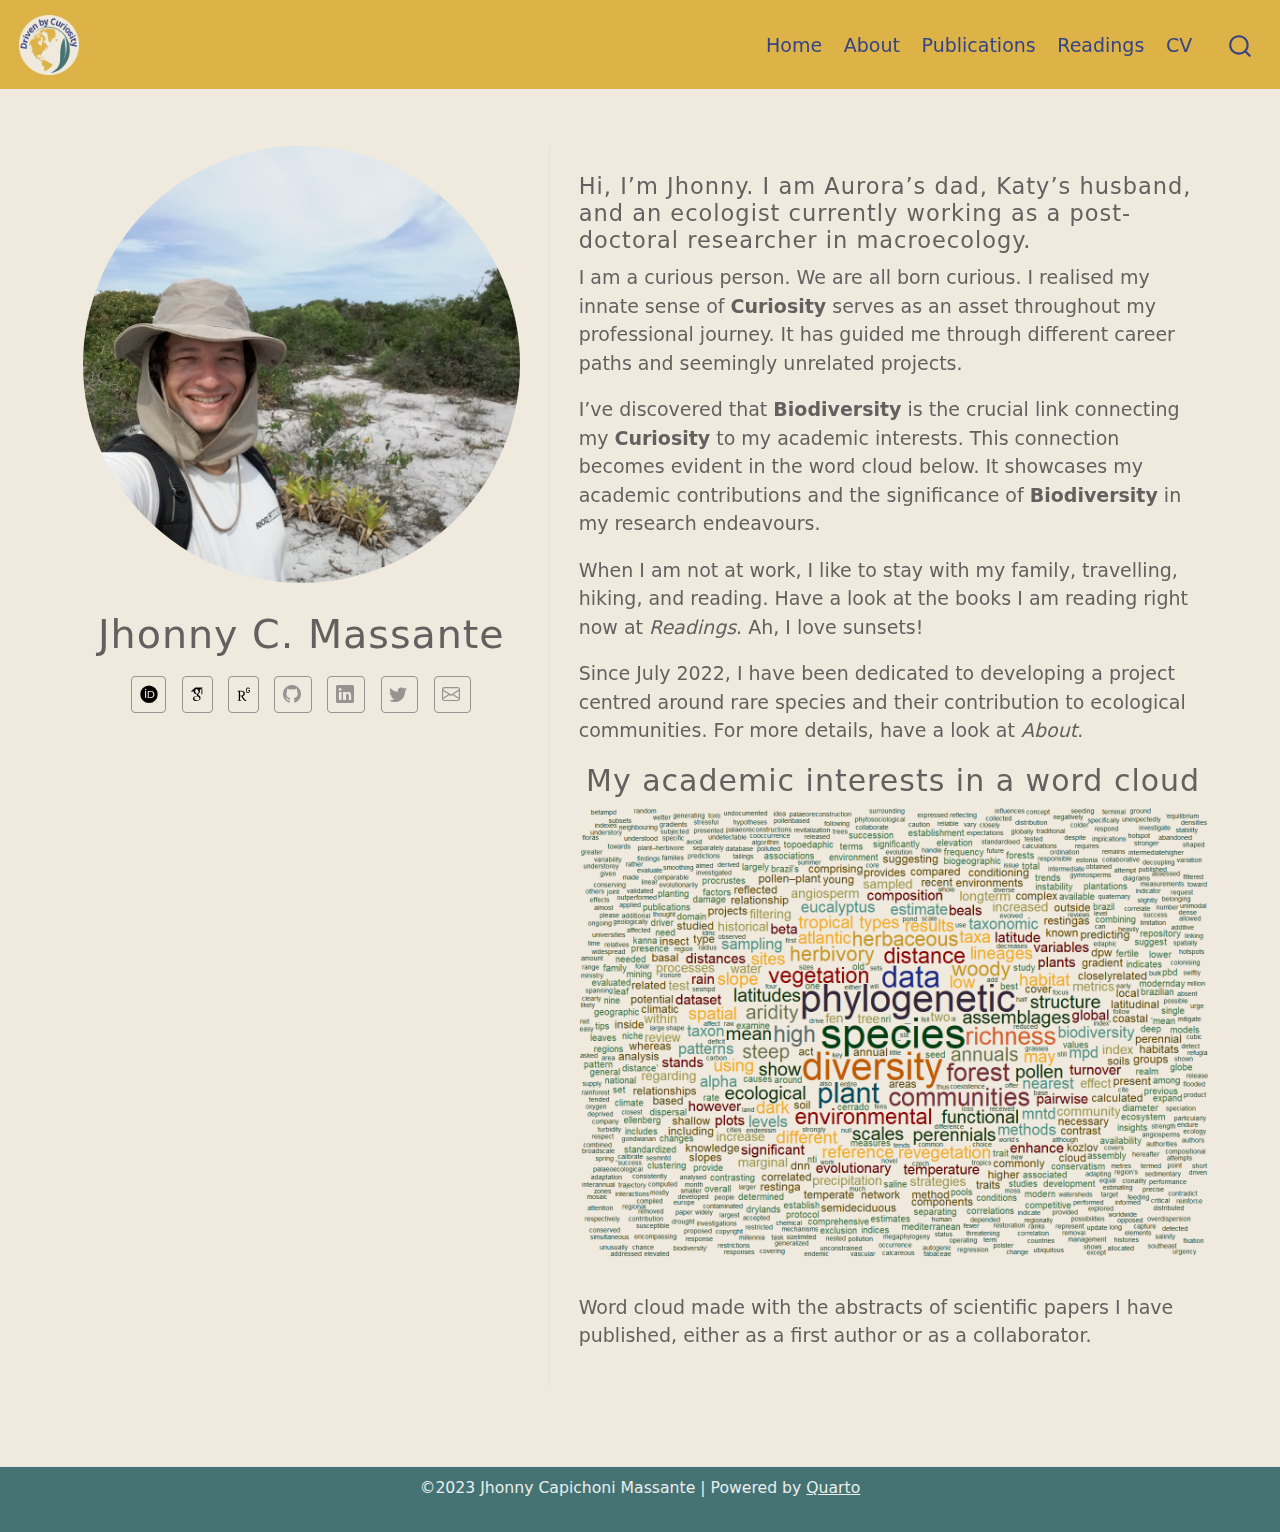
<file: index.knit.html>
<!DOCTYPE html>
<html xmlns="http://www.w3.org/1999/xhtml" lang="en" xml:lang="en"><head>

<meta charset="utf-8">
<meta name="generator" content="quarto-1.2.475">

<meta name="viewport" content="width=device-width, initial-scale=1.0, user-scalable=yes">


<title>Jhonny - Jhonny C. Massante</title>
<style>
code{white-space: pre-wrap;}
span.smallcaps{font-variant: small-caps;}
div.columns{display: flex; gap: min(4vw, 1.5em);}
div.column{flex: auto; overflow-x: auto;}
div.hanging-indent{margin-left: 1.5em; text-indent: -1.5em;}
ul.task-list{list-style: none;}
ul.task-list li input[type="checkbox"] {
  width: 0.8em;
  margin: 0 0.8em 0.2em -1.6em;
  vertical-align: middle;
}
</style>


<script src="site_libs/quarto-nav/quarto-nav.js"></script>
<script src="site_libs/quarto-nav/headroom.min.js"></script>
<script src="site_libs/clipboard/clipboard.min.js"></script>
<script src="site_libs/quarto-search/autocomplete.umd.js"></script>
<script src="site_libs/quarto-search/fuse.min.js"></script>
<script src="site_libs/quarto-search/quarto-search.js"></script>
<meta name="quarto:offset" content="./">
<link href="./logo2.png" rel="icon" type="image/png">
<script src="site_libs/quarto-html/quarto.js"></script>
<script src="site_libs/quarto-html/popper.min.js"></script>
<script src="site_libs/quarto-html/tippy.umd.min.js"></script>
<link href="site_libs/quarto-html/tippy.css" rel="stylesheet">
<link href="site_libs/quarto-html/quarto-syntax-highlighting.css" rel="stylesheet" id="quarto-text-highlighting-styles">
<script src="site_libs/bootstrap/bootstrap.min.js"></script>
<link href="site_libs/bootstrap/bootstrap-icons.css" rel="stylesheet">
<link href="site_libs/bootstrap/bootstrap.min.css" rel="stylesheet" id="quarto-bootstrap" data-mode="light">
<link href="site_libs/quarto-contrib/academicons-1.9.2/all.css" rel="stylesheet">
<link href="site_libs/quarto-contrib/academicons-1.9.2/size.css" rel="stylesheet">
<script id="quarto-search-options" type="application/json">{
  "location": "navbar",
  "copy-button": false,
  "collapse-after": 3,
  "panel-placement": "end",
  "type": "overlay",
  "limit": 20,
  "language": {
    "search-no-results-text": "No results",
    "search-matching-documents-text": "matching documents",
    "search-copy-link-title": "Copy link to search",
    "search-hide-matches-text": "Hide additional matches",
    "search-more-match-text": "more match in this document",
    "search-more-matches-text": "more matches in this document",
    "search-clear-button-title": "Clear",
    "search-detached-cancel-button-title": "Cancel",
    "search-submit-button-title": "Submit"
  }
}</script>

<script type="text/javascript">

(function(i,s,o,g,r,a,m){i['GoogleAnalyticsObject']=r;i[r]=i[r]||function(){
  (i[r].q=i[r].q||[]).push(arguments)},i[r].l=1*new Date();a=s.createElement(o),
  m=s.getElementsByTagName(o)[0];a.async=1;a.src=g;m.parentNode.insertBefore(a,m)
  })(window,document,'script','https://www.google-analytics.com/analytics.js','ga');
ga('create', 'UA-146153445-1', 'auto');

ga('send', {
  hitType: 'pageview',
  'anonymizeIp': true,
});
</script>


<link rel="stylesheet" href="styles.css">
</head>

<body class="nav-fixed">

<div id="quarto-search-results"></div>
  <header id="quarto-header" class="headroom fixed-top">
    <nav class="navbar navbar-expand-lg navbar-dark ">
      <div class="navbar-container container-fluid">
      <div class="navbar-brand-container">
    <a href="./index.html" class="navbar-brand navbar-brand-logo">
    <img src="./logo2.png" alt="" class="navbar-logo">
    </a>
  </div>
          <button class="navbar-toggler" type="button" data-bs-toggle="collapse" data-bs-target="#navbarCollapse" aria-controls="navbarCollapse" aria-expanded="false" aria-label="Toggle navigation" onclick="if (window.quartoToggleHeadroom) { window.quartoToggleHeadroom(); }">
  <span class="navbar-toggler-icon"></span>
</button>
          <div class="collapse navbar-collapse" id="navbarCollapse">
            <ul class="navbar-nav navbar-nav-scroll ms-auto">
  <li class="nav-item">
    <a class="nav-link" href="./index.html">
 <span class="menu-text">Home</span></a>
  </li>  
  <li class="nav-item">
    <a class="nav-link" href="./about.html">
 <span class="menu-text">About</span></a>
  </li>  
  <li class="nav-item">
    <a class="nav-link" href="./publications.html">
 <span class="menu-text">Publications</span></a>
  </li>  
  <li class="nav-item">
    <a class="nav-link" href="./readings.html">
 <span class="menu-text">Readings</span></a>
  </li>  
  <li class="nav-item">
    <a class="nav-link" href="./CV_JCMassante.pdf">
 <span class="menu-text">CV</span></a>
  </li>  
</ul>
              <div id="quarto-search" class="" title="Search"></div>
          </div> <!-- /navcollapse -->
      </div> <!-- /container-fluid -->
    </nav>
</header>
<!-- content -->
<div id="quarto-content" class="quarto-container page-columns page-rows-contents page-layout-full page-navbar">
<!-- sidebar -->
<!-- margin-sidebar -->
    
<!-- main -->
<div class="quarto-about-trestles column-page">
  <div class="about-entity">
    <img src="profile2.jpg" class="about-image
  round " style="height: 23em; width: 23em;">
<header id="title-block-header" class="quarto-title-block default">
<div class="quarto-title">
<h1 class="title">Jhonny C. Massante</h1>
</div>
<div class="quarto-title-meta">
  </div>
</header>
    <div class="about-links">
  <a href="https://orcid.org/0000-0003-2764-4976" class="about-link">
     <span class="about-link-text"><i class="ai  ai-orcid" style="color:black"></i></span>
  </a>
  <a href="https://scholar.google.com/citations?user=y7ReQJgAAAAJ&amp;hl=en" class="about-link">
     <span class="about-link-text"><i class="ai  ai-google-scholar" style="color:black"></i></span>
  </a>
  <a href="https://www.researchgate.net/profile/Jhonny-Massante" class="about-link">
     <span class="about-link-text"><i class="ai  ai-researchgate" style="color:black"></i></span>
  </a>
  <a href="https://github.com/jcmassante" class="about-link">
    <i class="bi bi-github"></i>
     <span class="about-link-text"></span>
  </a>
  <a href="https://www.linkedin.com/in/jhonny-capichoni-massante/" class="about-link">
    <i class="bi bi-linkedin"></i>
     <span class="about-link-text"></span>
  </a>
  <a href="https://twitter.com/JCMassante" class="about-link">
    <i class="bi bi-twitter"></i>
     <span class="about-link-text"></span>
  </a>
  <a href="mailto:jhonny.massante@ut.ee" class="about-link">
    <i class="bi bi-envelope"></i>
     <span class="about-link-text"></span>
  </a>
</div>
  </div>
  <div class="about-contents"><main class="content column-page" id="quarto-document-content">
<section id="hi-im-jhonny.-i-am-auroras-dad-katys-husband-and-an-ecologist-currently-working-as-a-post-doctoral-researcher-in-macroecology." class="level4">
<h4 data-anchor-id="hi-im-jhonny.-i-am-auroras-dad-katys-husband-and-an-ecologist-currently-working-as-a-post-doctoral-researcher-in-macroecology.">Hi, I’m Jhonny. I am Aurora’s dad, Katy’s husband, and an ecologist currently working as a post-doctoral researcher in macroecology.</h4>
<p>I am a curious person. We are all born curious. I realised my innate sense of <strong>Curiosity</strong> serves as an asset throughout my professional journey. It has guided me through different career paths and seemingly unrelated projects.</p>
<p>I’ve discovered that <strong>Biodiversity</strong> is the crucial link connecting my <strong>Curiosity</strong> to my academic interests. This connection becomes evident in the word cloud below. It showcases my academic contributions and the significance of <strong>Biodiversity</strong> in my research endeavours.</p>
<p>When I am not at work, I like to stay with my family, travelling, hiking, and reading. Have a look at the books I am reading right now at <em>Readings</em>. Ah, I love sunsets!</p>
<p>Since July 2022, I have been dedicated to developing a project centred around rare species and their contribution to ecological communities. For more details, have a look at <em>About</em>.</p>
<section id="my-academic-interests-in-a-word-cloud" class="level5">
<h5 data-anchor-id="my-academic-interests-in-a-word-cloud">My academic interests in a word cloud</h5>
<div class="cell">
<div class="cell-output-display">
<p><img src="index_files/figure-html/unnamed-chunk-1-1.png" class="img-fluid" width="672"></p>
</div>
</div>
<p style="font-size: small">
</p><p>Word cloud made with the abstracts of scientific papers I have published, either as a first author or as a collaborator.</p>
<p></p>


</section>
</section>
</main></div>
</div>
 <!-- /main -->
<script id="quarto-html-after-body" type="application/javascript">
window.document.addEventListener("DOMContentLoaded", function (event) {
  const toggleBodyColorMode = (bsSheetEl) => {
    const mode = bsSheetEl.getAttribute("data-mode");
    const bodyEl = window.document.querySelector("body");
    if (mode === "dark") {
      bodyEl.classList.add("quarto-dark");
      bodyEl.classList.remove("quarto-light");
    } else {
      bodyEl.classList.add("quarto-light");
      bodyEl.classList.remove("quarto-dark");
    }
  }
  const toggleBodyColorPrimary = () => {
    const bsSheetEl = window.document.querySelector("link#quarto-bootstrap");
    if (bsSheetEl) {
      toggleBodyColorMode(bsSheetEl);
    }
  }
  toggleBodyColorPrimary();  
  const clipboard = new window.ClipboardJS('.code-copy-button', {
    target: function(trigger) {
      return trigger.previousElementSibling;
    }
  });
  clipboard.on('success', function(e) {
    // button target
    const button = e.trigger;
    // don't keep focus
    button.blur();
    // flash "checked"
    button.classList.add('code-copy-button-checked');
    var currentTitle = button.getAttribute("title");
    button.setAttribute("title", "Copied!");
    let tooltip;
    if (window.bootstrap) {
      button.setAttribute("data-bs-toggle", "tooltip");
      button.setAttribute("data-bs-placement", "left");
      button.setAttribute("data-bs-title", "Copied!");
      tooltip = new bootstrap.Tooltip(button, 
        { trigger: "manual", 
          customClass: "code-copy-button-tooltip",
          offset: [0, -8]});
      tooltip.show();    
    }
    setTimeout(function() {
      if (tooltip) {
        tooltip.hide();
        button.removeAttribute("data-bs-title");
        button.removeAttribute("data-bs-toggle");
        button.removeAttribute("data-bs-placement");
      }
      button.setAttribute("title", currentTitle);
      button.classList.remove('code-copy-button-checked');
    }, 1000);
    // clear code selection
    e.clearSelection();
  });
  function tippyHover(el, contentFn) {
    const config = {
      allowHTML: true,
      content: contentFn,
      maxWidth: 500,
      delay: 100,
      arrow: false,
      appendTo: function(el) {
          return el.parentElement;
      },
      interactive: true,
      interactiveBorder: 10,
      theme: 'quarto',
      placement: 'bottom-start'
    };
    window.tippy(el, config); 
  }
  const noterefs = window.document.querySelectorAll('a[role="doc-noteref"]');
  for (var i=0; i<noterefs.length; i++) {
    const ref = noterefs[i];
    tippyHover(ref, function() {
      // use id or data attribute instead here
      let href = ref.getAttribute('data-footnote-href') || ref.getAttribute('href');
      try { href = new URL(href).hash; } catch {}
      const id = href.replace(/^#\/?/, "");
      const note = window.document.getElementById(id);
      return note.innerHTML;
    });
  }
  const findCites = (el) => {
    const parentEl = el.parentElement;
    if (parentEl) {
      const cites = parentEl.dataset.cites;
      if (cites) {
        return {
          el,
          cites: cites.split(' ')
        };
      } else {
        return findCites(el.parentElement)
      }
    } else {
      return undefined;
    }
  };
  var bibliorefs = window.document.querySelectorAll('a[role="doc-biblioref"]');
  for (var i=0; i<bibliorefs.length; i++) {
    const ref = bibliorefs[i];
    const citeInfo = findCites(ref);
    if (citeInfo) {
      tippyHover(citeInfo.el, function() {
        var popup = window.document.createElement('div');
        citeInfo.cites.forEach(function(cite) {
          var citeDiv = window.document.createElement('div');
          citeDiv.classList.add('hanging-indent');
          citeDiv.classList.add('csl-entry');
          var biblioDiv = window.document.getElementById('ref-' + cite);
          if (biblioDiv) {
            citeDiv.innerHTML = biblioDiv.innerHTML;
          }
          popup.appendChild(citeDiv);
        });
        return popup.innerHTML;
      });
    }
  }
});
</script>
</div> <!-- /content -->
<footer class="footer">
  <div class="nav-footer">
      <div class="nav-footer-center">©2023 Jhonny Capichoni Massante | Powered by <a href="https://quarto.org">Quarto</a></div>
  </div>
</footer>



</body></html>
</file>
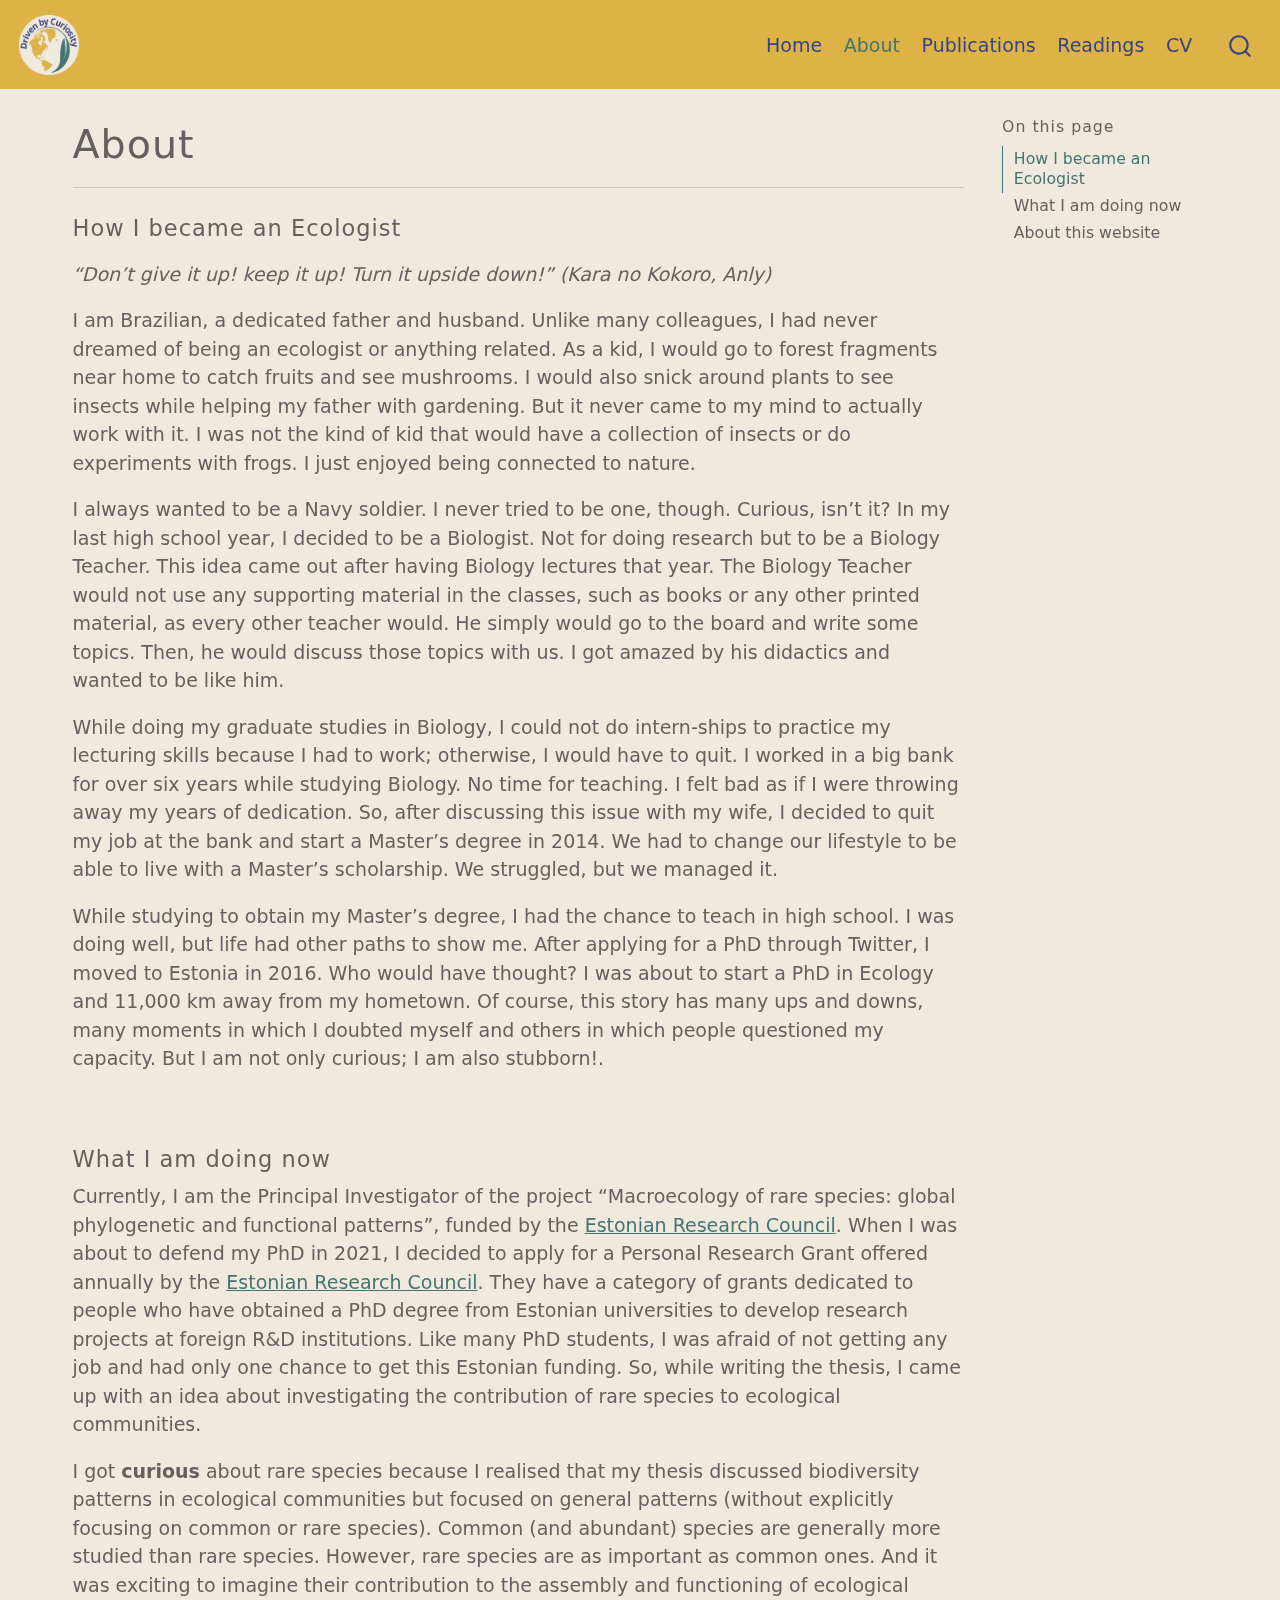
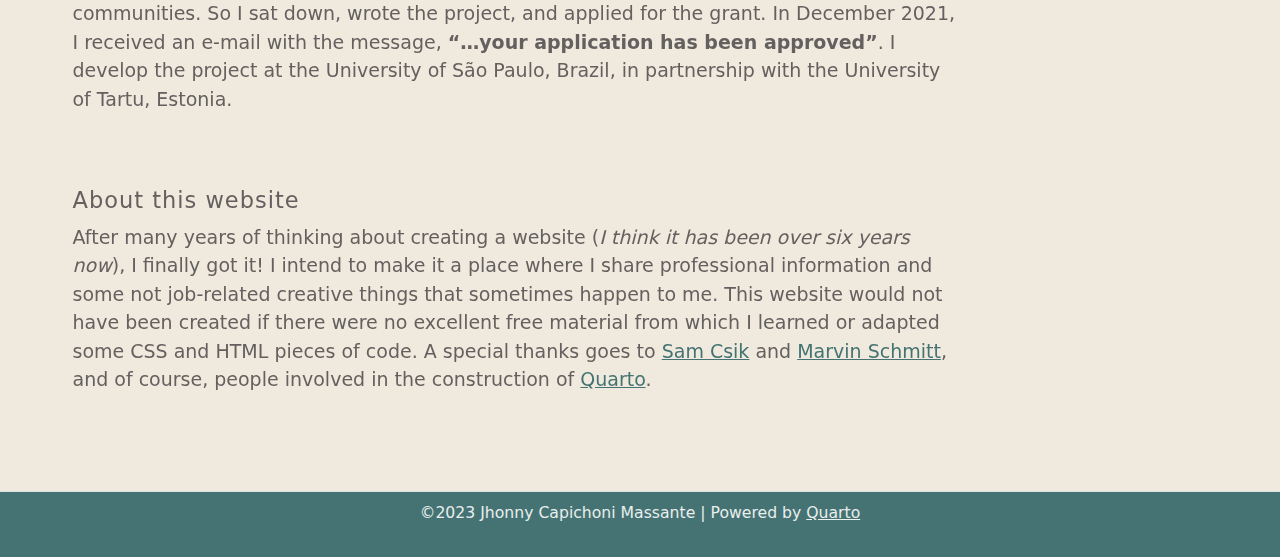
<file: docs/about.html>
<!DOCTYPE html>
<html xmlns="http://www.w3.org/1999/xhtml" lang="en" xml:lang="en"><head>

<meta charset="utf-8">
<meta name="generator" content="quarto-1.2.475">

<meta name="viewport" content="width=device-width, initial-scale=1.0, user-scalable=yes">


<title>Jhonny - About</title>
<style>
code{white-space: pre-wrap;}
span.smallcaps{font-variant: small-caps;}
div.columns{display: flex; gap: min(4vw, 1.5em);}
div.column{flex: auto; overflow-x: auto;}
div.hanging-indent{margin-left: 1.5em; text-indent: -1.5em;}
ul.task-list{list-style: none;}
ul.task-list li input[type="checkbox"] {
  width: 0.8em;
  margin: 0 0.8em 0.2em -1.6em;
  vertical-align: middle;
}
</style>


<script src="site_libs/quarto-nav/quarto-nav.js"></script>
<script src="site_libs/quarto-nav/headroom.min.js"></script>
<script src="site_libs/clipboard/clipboard.min.js"></script>
<script src="site_libs/quarto-search/autocomplete.umd.js"></script>
<script src="site_libs/quarto-search/fuse.min.js"></script>
<script src="site_libs/quarto-search/quarto-search.js"></script>
<meta name="quarto:offset" content="./">
<link href="./logo2.png" rel="icon" type="image/png">
<script src="site_libs/quarto-html/quarto.js"></script>
<script src="site_libs/quarto-html/popper.min.js"></script>
<script src="site_libs/quarto-html/tippy.umd.min.js"></script>
<script src="site_libs/quarto-html/anchor.min.js"></script>
<link href="site_libs/quarto-html/tippy.css" rel="stylesheet">
<link href="site_libs/quarto-html/quarto-syntax-highlighting.css" rel="stylesheet" id="quarto-text-highlighting-styles">
<script src="site_libs/bootstrap/bootstrap.min.js"></script>
<link href="site_libs/bootstrap/bootstrap-icons.css" rel="stylesheet">
<link href="site_libs/bootstrap/bootstrap.min.css" rel="stylesheet" id="quarto-bootstrap" data-mode="light">
<script id="quarto-search-options" type="application/json">{
  "location": "navbar",
  "copy-button": false,
  "collapse-after": 3,
  "panel-placement": "end",
  "type": "overlay",
  "limit": 20,
  "language": {
    "search-no-results-text": "No results",
    "search-matching-documents-text": "matching documents",
    "search-copy-link-title": "Copy link to search",
    "search-hide-matches-text": "Hide additional matches",
    "search-more-match-text": "more match in this document",
    "search-more-matches-text": "more matches in this document",
    "search-clear-button-title": "Clear",
    "search-detached-cancel-button-title": "Cancel",
    "search-submit-button-title": "Submit"
  }
}</script>

<script type="text/javascript">

(function(i,s,o,g,r,a,m){i['GoogleAnalyticsObject']=r;i[r]=i[r]||function(){
  (i[r].q=i[r].q||[]).push(arguments)},i[r].l=1*new Date();a=s.createElement(o),
  m=s.getElementsByTagName(o)[0];a.async=1;a.src=g;m.parentNode.insertBefore(a,m)
  })(window,document,'script','https://www.google-analytics.com/analytics.js','ga');
ga('create', 'UA-146153445-1', 'auto');

ga('send', {
  hitType: 'pageview',
  'anonymizeIp': true,
});
</script>


<link rel="stylesheet" href="styles.css">
</head>

<body class="nav-fixed">

<div id="quarto-search-results"></div>
  <header id="quarto-header" class="headroom fixed-top">
    <nav class="navbar navbar-expand-lg navbar-dark ">
      <div class="navbar-container container-fluid">
      <div class="navbar-brand-container">
    <a href="./index.html" class="navbar-brand navbar-brand-logo">
    <img src="./logo2.png" alt="" class="navbar-logo">
    </a>
  </div>
          <button class="navbar-toggler" type="button" data-bs-toggle="collapse" data-bs-target="#navbarCollapse" aria-controls="navbarCollapse" aria-expanded="false" aria-label="Toggle navigation" onclick="if (window.quartoToggleHeadroom) { window.quartoToggleHeadroom(); }">
  <span class="navbar-toggler-icon"></span>
</button>
          <div class="collapse navbar-collapse" id="navbarCollapse">
            <ul class="navbar-nav navbar-nav-scroll ms-auto">
  <li class="nav-item">
    <a class="nav-link" href="./index.html">
 <span class="menu-text">Home</span></a>
  </li>  
  <li class="nav-item">
    <a class="nav-link active" href="./about.html" aria-current="page">
 <span class="menu-text">About</span></a>
  </li>  
  <li class="nav-item">
    <a class="nav-link" href="./publications.html">
 <span class="menu-text">Publications</span></a>
  </li>  
  <li class="nav-item">
    <a class="nav-link" href="./readings.html">
 <span class="menu-text">Readings</span></a>
  </li>  
  <li class="nav-item">
    <a class="nav-link" href="./CV_JCMassante.pdf">
 <span class="menu-text">CV</span></a>
  </li>  
</ul>
              <div id="quarto-search" class="" title="Search"></div>
          </div> <!-- /navcollapse -->
      </div> <!-- /container-fluid -->
    </nav>
</header>
<!-- content -->
<div id="quarto-content" class="quarto-container page-columns page-rows-contents page-layout-full page-navbar">
<!-- sidebar -->
<!-- margin-sidebar -->
    <div id="quarto-margin-sidebar" class="sidebar margin-sidebar">
        <nav id="TOC" role="doc-toc" class="toc-active">
    <h2 id="toc-title">On this page</h2>
   
  <ul>
  <li><a href="#how-i-became-an-ecologist" id="toc-how-i-became-an-ecologist" class="nav-link active" data-scroll-target="#how-i-became-an-ecologist">How I became an Ecologist</a></li>
  <li><a href="#what-i-am-doing-now" id="toc-what-i-am-doing-now" class="nav-link" data-scroll-target="#what-i-am-doing-now">What I am doing now</a></li>
  <li><a href="#about-this-website" id="toc-about-this-website" class="nav-link" data-scroll-target="#about-this-website">About this website</a></li>
  </ul>
</nav>
    </div>
<!-- main -->
<main class="content column-page-left" id="quarto-document-content">

<header id="title-block-header" class="quarto-title-block default">
<div class="quarto-title">
<h1 class="title">About</h1>
</div>



<div class="quarto-title-meta">

    
  
    
  </div>
  

</header>

<hr>
<section id="how-i-became-an-ecologist" class="level4">
<h4 class="anchored" data-anchor-id="how-i-became-an-ecologist">How I became an Ecologist</h4>
<p style="font-size: small">
</p><p><i> “Don’t give it up! keep it up! Turn it upside down!” (Kara no Kokoro, Anly) </i></p>
<p></p>
<p>I am Brazilian, a dedicated father and husband. Unlike many colleagues, I had never dreamed of being an ecologist or anything related. As a kid, I would go to forest fragments near home to catch fruits and see mushrooms. I would also snick around plants to see insects while helping my father with gardening. But it never came to my mind to actually work with it. I was not the kind of kid that would have a collection of insects or do experiments with frogs. I just enjoyed being connected to nature.</p>
<p>I always wanted to be a Navy soldier. I never tried to be one, though. Curious, isn’t it? In my last high school year, I decided to be a Biologist. Not for doing research but to be a Biology Teacher. This idea came out after having Biology lectures that year. The Biology Teacher would not use any supporting material in the classes, such as books or any other printed material, as every other teacher would. He simply would go to the board and write some topics. Then, he would discuss those topics with us. I got amazed by his didactics and wanted to be like him.</p>
<p>While doing my graduate studies in Biology, I could not do intern-ships to practice my lecturing skills because I had to work; otherwise, I would have to quit. I worked in a big bank for over six years while studying Biology. No time for teaching. I felt bad as if I were throwing away my years of dedication. So, after discussing this issue with my wife, I decided to quit my job at the bank and start a Master’s degree in 2014. We had to change our lifestyle to be able to live with a Master’s scholarship. We struggled, but we managed it.</p>
<p>While studying to obtain my Master’s degree, I had the chance to teach in high school. I was doing well, but life had other paths to show me. After applying for a PhD through Twitter, I moved to Estonia in 2016. Who would have thought? I was about to start a PhD in Ecology and 11,000 km away from my hometown. Of course, this story has many ups and downs, many moments in which I doubted myself and others in which people questioned my capacity. But I am not only curious; I am also stubborn!.</p>
<p><br></p>
</section>
<section id="what-i-am-doing-now" class="level4">
<h4 class="anchored" data-anchor-id="what-i-am-doing-now">What I am doing now</h4>
<p>Currently, I am the Principal Investigator of the project “Macroecology of rare species: global phylogenetic and functional patterns”, funded by the <a href="https://etag.ee/en/">Estonian Research Council</a>. When I was about to defend my PhD in 2021, I decided to apply for a Personal Research Grant offered annually by the <a href="https://etag.ee/en/">Estonian Research Council</a>. They have a category of grants dedicated to people who have obtained a PhD degree from Estonian universities to develop research projects at foreign R&amp;D institutions. Like many PhD students, I was afraid of not getting any job and had only one chance to get this Estonian funding. So, while writing the thesis, I came up with an idea about investigating the contribution of rare species to ecological communities.</p>
<p>I got <strong>curious</strong> about rare species because I realised that my thesis discussed biodiversity patterns in ecological communities but focused on general patterns (without explicitly focusing on common or rare species). Common (and abundant) species are generally more studied than rare species. However, rare species are as important as common ones. And it was exciting to imagine their contribution to the assembly and functioning of ecological communities. So I sat down, wrote the project, and applied for the grant. In December 2021, I received an e-mail with the message, <strong>“…your application has been approved”</strong>. I develop the project at the University of São Paulo, Brazil, in partnership with the University of Tartu, Estonia.</p>
<p><br></p>
</section>
<section id="about-this-website" class="level4">
<h4 class="anchored" data-anchor-id="about-this-website">About this website</h4>
<p>After many years of thinking about creating a website (<em>I think it has been over six years now</em>), I finally got it! I intend to make it a place where I share professional information and some not job-related creative things that sometimes happen to me. This website would not have been created if there were no excellent free material from which I learned or adapted some CSS and HTML pieces of code. A special thanks goes to <a href="https://github.com/samanthacsik/samanthacsik.github.io/tree/main">Sam Csik</a> and <a href="https://github.com/marvinschmitt">Marvin Schmitt</a>, and of course, people involved in the construction of <a href="https://quarto.org/">Quarto</a>.</p>


</section>

</main> <!-- /main -->
<script id="quarto-html-after-body" type="application/javascript">
window.document.addEventListener("DOMContentLoaded", function (event) {
  const toggleBodyColorMode = (bsSheetEl) => {
    const mode = bsSheetEl.getAttribute("data-mode");
    const bodyEl = window.document.querySelector("body");
    if (mode === "dark") {
      bodyEl.classList.add("quarto-dark");
      bodyEl.classList.remove("quarto-light");
    } else {
      bodyEl.classList.add("quarto-light");
      bodyEl.classList.remove("quarto-dark");
    }
  }
  const toggleBodyColorPrimary = () => {
    const bsSheetEl = window.document.querySelector("link#quarto-bootstrap");
    if (bsSheetEl) {
      toggleBodyColorMode(bsSheetEl);
    }
  }
  toggleBodyColorPrimary();  
  const icon = "";
  const anchorJS = new window.AnchorJS();
  anchorJS.options = {
    placement: 'right',
    icon: icon
  };
  anchorJS.add('.anchored');
  const clipboard = new window.ClipboardJS('.code-copy-button', {
    target: function(trigger) {
      return trigger.previousElementSibling;
    }
  });
  clipboard.on('success', function(e) {
    // button target
    const button = e.trigger;
    // don't keep focus
    button.blur();
    // flash "checked"
    button.classList.add('code-copy-button-checked');
    var currentTitle = button.getAttribute("title");
    button.setAttribute("title", "Copied!");
    let tooltip;
    if (window.bootstrap) {
      button.setAttribute("data-bs-toggle", "tooltip");
      button.setAttribute("data-bs-placement", "left");
      button.setAttribute("data-bs-title", "Copied!");
      tooltip = new bootstrap.Tooltip(button, 
        { trigger: "manual", 
          customClass: "code-copy-button-tooltip",
          offset: [0, -8]});
      tooltip.show();    
    }
    setTimeout(function() {
      if (tooltip) {
        tooltip.hide();
        button.removeAttribute("data-bs-title");
        button.removeAttribute("data-bs-toggle");
        button.removeAttribute("data-bs-placement");
      }
      button.setAttribute("title", currentTitle);
      button.classList.remove('code-copy-button-checked');
    }, 1000);
    // clear code selection
    e.clearSelection();
  });
  function tippyHover(el, contentFn) {
    const config = {
      allowHTML: true,
      content: contentFn,
      maxWidth: 500,
      delay: 100,
      arrow: false,
      appendTo: function(el) {
          return el.parentElement;
      },
      interactive: true,
      interactiveBorder: 10,
      theme: 'quarto',
      placement: 'bottom-start'
    };
    window.tippy(el, config); 
  }
  const noterefs = window.document.querySelectorAll('a[role="doc-noteref"]');
  for (var i=0; i<noterefs.length; i++) {
    const ref = noterefs[i];
    tippyHover(ref, function() {
      // use id or data attribute instead here
      let href = ref.getAttribute('data-footnote-href') || ref.getAttribute('href');
      try { href = new URL(href).hash; } catch {}
      const id = href.replace(/^#\/?/, "");
      const note = window.document.getElementById(id);
      return note.innerHTML;
    });
  }
  const findCites = (el) => {
    const parentEl = el.parentElement;
    if (parentEl) {
      const cites = parentEl.dataset.cites;
      if (cites) {
        return {
          el,
          cites: cites.split(' ')
        };
      } else {
        return findCites(el.parentElement)
      }
    } else {
      return undefined;
    }
  };
  var bibliorefs = window.document.querySelectorAll('a[role="doc-biblioref"]');
  for (var i=0; i<bibliorefs.length; i++) {
    const ref = bibliorefs[i];
    const citeInfo = findCites(ref);
    if (citeInfo) {
      tippyHover(citeInfo.el, function() {
        var popup = window.document.createElement('div');
        citeInfo.cites.forEach(function(cite) {
          var citeDiv = window.document.createElement('div');
          citeDiv.classList.add('hanging-indent');
          citeDiv.classList.add('csl-entry');
          var biblioDiv = window.document.getElementById('ref-' + cite);
          if (biblioDiv) {
            citeDiv.innerHTML = biblioDiv.innerHTML;
          }
          popup.appendChild(citeDiv);
        });
        return popup.innerHTML;
      });
    }
  }
});
</script>
</div> <!-- /content -->
<footer class="footer">
  <div class="nav-footer">
      <div class="nav-footer-center">©2023 Jhonny Capichoni Massante | Powered by <a href="https://quarto.org">Quarto</a></div>
  </div>
</footer>



</body></html>
</file>
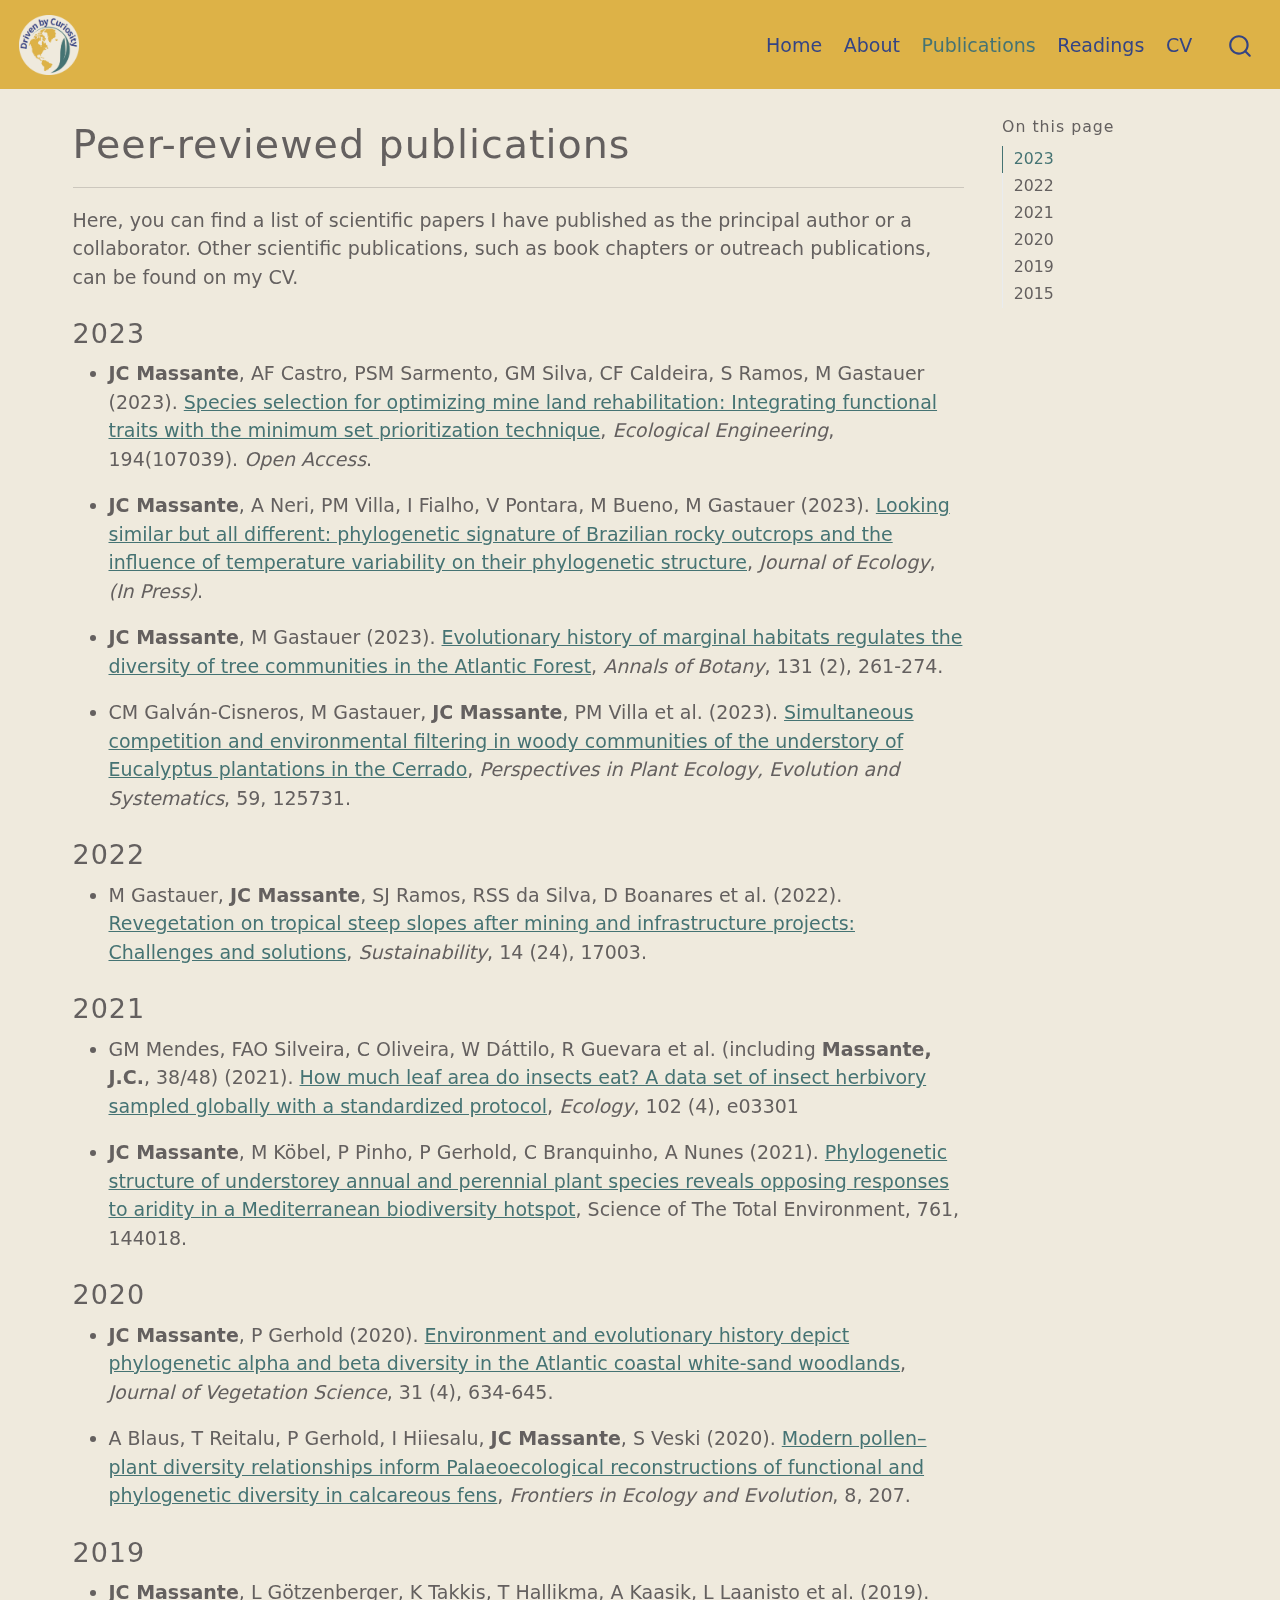
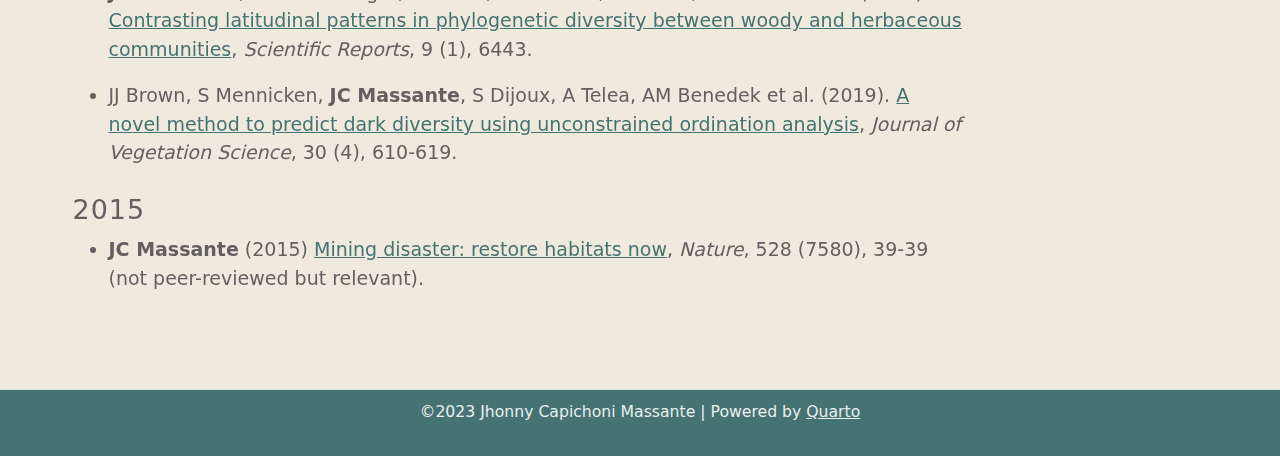
<file: docs/publications.html>
<!DOCTYPE html>
<html xmlns="http://www.w3.org/1999/xhtml" lang="en" xml:lang="en"><head>

<meta charset="utf-8">
<meta name="generator" content="quarto-1.2.475">

<meta name="viewport" content="width=device-width, initial-scale=1.0, user-scalable=yes">


<title>Jhonny - Peer-reviewed publications</title>
<style>
code{white-space: pre-wrap;}
span.smallcaps{font-variant: small-caps;}
div.columns{display: flex; gap: min(4vw, 1.5em);}
div.column{flex: auto; overflow-x: auto;}
div.hanging-indent{margin-left: 1.5em; text-indent: -1.5em;}
ul.task-list{list-style: none;}
ul.task-list li input[type="checkbox"] {
  width: 0.8em;
  margin: 0 0.8em 0.2em -1.6em;
  vertical-align: middle;
}
</style>


<script src="site_libs/quarto-nav/quarto-nav.js"></script>
<script src="site_libs/quarto-nav/headroom.min.js"></script>
<script src="site_libs/clipboard/clipboard.min.js"></script>
<script src="site_libs/quarto-search/autocomplete.umd.js"></script>
<script src="site_libs/quarto-search/fuse.min.js"></script>
<script src="site_libs/quarto-search/quarto-search.js"></script>
<meta name="quarto:offset" content="./">
<link href="./logo2.png" rel="icon" type="image/png">
<script src="site_libs/quarto-html/quarto.js"></script>
<script src="site_libs/quarto-html/popper.min.js"></script>
<script src="site_libs/quarto-html/tippy.umd.min.js"></script>
<script src="site_libs/quarto-html/anchor.min.js"></script>
<link href="site_libs/quarto-html/tippy.css" rel="stylesheet">
<link href="site_libs/quarto-html/quarto-syntax-highlighting.css" rel="stylesheet" id="quarto-text-highlighting-styles">
<script src="site_libs/bootstrap/bootstrap.min.js"></script>
<link href="site_libs/bootstrap/bootstrap-icons.css" rel="stylesheet">
<link href="site_libs/bootstrap/bootstrap.min.css" rel="stylesheet" id="quarto-bootstrap" data-mode="light">
<script id="quarto-search-options" type="application/json">{
  "location": "navbar",
  "copy-button": false,
  "collapse-after": 3,
  "panel-placement": "end",
  "type": "overlay",
  "limit": 20,
  "language": {
    "search-no-results-text": "No results",
    "search-matching-documents-text": "matching documents",
    "search-copy-link-title": "Copy link to search",
    "search-hide-matches-text": "Hide additional matches",
    "search-more-match-text": "more match in this document",
    "search-more-matches-text": "more matches in this document",
    "search-clear-button-title": "Clear",
    "search-detached-cancel-button-title": "Cancel",
    "search-submit-button-title": "Submit"
  }
}</script>

<script type="text/javascript">

(function(i,s,o,g,r,a,m){i['GoogleAnalyticsObject']=r;i[r]=i[r]||function(){
  (i[r].q=i[r].q||[]).push(arguments)},i[r].l=1*new Date();a=s.createElement(o),
  m=s.getElementsByTagName(o)[0];a.async=1;a.src=g;m.parentNode.insertBefore(a,m)
  })(window,document,'script','https://www.google-analytics.com/analytics.js','ga');
ga('create', 'UA-146153445-1', 'auto');

ga('send', {
  hitType: 'pageview',
  'anonymizeIp': true,
});
</script>


<link rel="stylesheet" href="styles.css">
</head>

<body class="nav-fixed">

<div id="quarto-search-results"></div>
  <header id="quarto-header" class="headroom fixed-top">
    <nav class="navbar navbar-expand-lg navbar-dark ">
      <div class="navbar-container container-fluid">
      <div class="navbar-brand-container">
    <a href="./index.html" class="navbar-brand navbar-brand-logo">
    <img src="./logo2.png" alt="" class="navbar-logo">
    </a>
  </div>
          <button class="navbar-toggler" type="button" data-bs-toggle="collapse" data-bs-target="#navbarCollapse" aria-controls="navbarCollapse" aria-expanded="false" aria-label="Toggle navigation" onclick="if (window.quartoToggleHeadroom) { window.quartoToggleHeadroom(); }">
  <span class="navbar-toggler-icon"></span>
</button>
          <div class="collapse navbar-collapse" id="navbarCollapse">
            <ul class="navbar-nav navbar-nav-scroll ms-auto">
  <li class="nav-item">
    <a class="nav-link" href="./index.html">
 <span class="menu-text">Home</span></a>
  </li>  
  <li class="nav-item">
    <a class="nav-link" href="./about.html">
 <span class="menu-text">About</span></a>
  </li>  
  <li class="nav-item">
    <a class="nav-link active" href="./publications.html" aria-current="page">
 <span class="menu-text">Publications</span></a>
  </li>  
  <li class="nav-item">
    <a class="nav-link" href="./readings.html">
 <span class="menu-text">Readings</span></a>
  </li>  
  <li class="nav-item">
    <a class="nav-link" href="./CV_JCMassante.pdf">
 <span class="menu-text">CV</span></a>
  </li>  
</ul>
              <div id="quarto-search" class="" title="Search"></div>
          </div> <!-- /navcollapse -->
      </div> <!-- /container-fluid -->
    </nav>
</header>
<!-- content -->
<div id="quarto-content" class="quarto-container page-columns page-rows-contents page-layout-full page-navbar">
<!-- sidebar -->
<!-- margin-sidebar -->
    <div id="quarto-margin-sidebar" class="sidebar margin-sidebar">
        <nav id="TOC" role="doc-toc" class="toc-active">
    <h2 id="toc-title">On this page</h2>
   
  <ul>
  <li><a href="#section" id="toc-section" class="nav-link active" data-scroll-target="#section">2023</a></li>
  <li><a href="#section-1" id="toc-section-1" class="nav-link" data-scroll-target="#section-1">2022</a></li>
  <li><a href="#section-2" id="toc-section-2" class="nav-link" data-scroll-target="#section-2">2021</a></li>
  <li><a href="#section-3" id="toc-section-3" class="nav-link" data-scroll-target="#section-3">2020</a></li>
  <li><a href="#section-4" id="toc-section-4" class="nav-link" data-scroll-target="#section-4">2019</a></li>
  <li><a href="#section-5" id="toc-section-5" class="nav-link" data-scroll-target="#section-5">2015</a></li>
  </ul>
</nav>
    </div>
<!-- main -->
<main class="content column-page-left" id="quarto-document-content">

<header id="title-block-header" class="quarto-title-block default">
<div class="quarto-title">
<h1 class="title">Peer-reviewed publications</h1>
</div>



<div class="quarto-title-meta">

    
  
    
  </div>
  

</header>

<hr>
<p>Here, you can find a list of scientific papers I have published as the principal author or a collaborator. Other scientific publications, such as book chapters or outreach publications, can be found on my CV.</p>
<section id="section" class="level3">
<h3 class="anchored" data-anchor-id="section">2023</h3>
<ul>
<li><p><strong>JC Massante</strong>, AF Castro, PSM Sarmento, GM Silva, CF Caldeira, S Ramos, M Gastauer (2023). <a href="https://www.sciencedirect.com/science/article/pii/S0925857423001489">Species selection for optimizing mine land rehabilitation: Integrating functional traits with the minimum set prioritization technique</a>, <em>Ecological Engineering</em>, 194(107039). <em>Open Access</em>.</p></li>
<li><p><strong>JC Massante</strong>, A Neri, PM Villa, I Fialho, V Pontara, M Bueno, M Gastauer (2023). <a href="https://besjournals.onlinelibrary.wiley.com/doi/abs/10.1111/1365-2745.14148">Looking similar but all different: phylogenetic signature of Brazilian rocky outcrops and the influence of temperature variability on their phylogenetic structure</a>, <em>Journal of Ecology</em>, <em>(In Press)</em>.</p></li>
<li><p><strong>JC Massante</strong>, M Gastauer (2023). <a href="https://academic.oup.com/aob/article/131/2/261/6682811">Evolutionary history of marginal habitats regulates the diversity of tree communities in the Atlantic Forest</a>, <em>Annals of Botany</em>, 131 (2), 261-274.</p></li>
<li><p>CM Galván-Cisneros, M Gastauer, <strong>JC Massante</strong>, PM Villa et al.&nbsp;(2023). <a href="https://www.sciencedirect.com/science/article/pii/S143383192300015X">Simultaneous competition and environmental filtering in woody communities of the understory of Eucalyptus plantations in the Cerrado</a>, <em>Perspectives in Plant Ecology, Evolution and Systematics</em>, 59, 125731.</p></li>
</ul>
</section>
<section id="section-1" class="level3">
<h3 class="anchored" data-anchor-id="section-1">2022</h3>
<ul>
<li>M Gastauer, <strong>JC Massante</strong>, SJ Ramos, RSS da Silva, D Boanares et al.&nbsp;(2022). <a href="https://www.mdpi.com/2071-1050/14/24/17003">Revegetation on tropical steep slopes after mining and infrastructure projects: Challenges and solutions</a>, <em>Sustainability</em>, 14 (24), 17003.</li>
</ul>
</section>
<section id="section-2" class="level3">
<h3 class="anchored" data-anchor-id="section-2">2021</h3>
<ul>
<li><p>GM Mendes, FAO Silveira, C Oliveira, W Dáttilo, R Guevara et al.&nbsp;(including <strong>Massante, J.C.</strong>, 38/48) (2021). <a href="https://esajournals.onlinelibrary.wiley.com/doi/full/10.1002/ecy.3301?campaign=wolearlyview">How much leaf area do insects eat? A data set of insect herbivory sampled globally with a standardized protocol</a>, <em>Ecology</em>, 102 (4), e03301</p></li>
<li><p><strong>JC Massante</strong>, M Köbel, P Pinho, P Gerhold, C Branquinho, A Nunes (2021). <a href="https://www.sciencedirect.com/science/article/pii/S0048969720375495">Phylogenetic structure of understorey annual and perennial plant species reveals opposing responses to aridity in a Mediterranean biodiversity hotspot</a>, Science of The Total Environment, 761, 144018.</p></li>
</ul>
</section>
<section id="section-3" class="level3">
<h3 class="anchored" data-anchor-id="section-3">2020</h3>
<ul>
<li><p><strong>JC Massante</strong>, P Gerhold (2020). <a href="https://onlinelibrary.wiley.com/doi/full/10.1111/jvs.12900">Environment and evolutionary history depict phylogenetic alpha and beta diversity in the Atlantic coastal white‐sand woodlands</a>, <em>Journal of Vegetation Science</em>, 31 (4), 634-645.</p></li>
<li><p>A Blaus, T Reitalu, P Gerhold, I Hiiesalu, <strong>JC Massante</strong>, S Veski (2020). <a href="https://www.frontiersin.org/articles/10.3389/fevo.2020.00207/full">Modern pollen–plant diversity relationships inform Palaeoecological reconstructions of functional and phylogenetic diversity in calcareous fens</a>, <em>Frontiers in Ecology and Evolution</em>, 8, 207.</p></li>
</ul>
</section>
<section id="section-4" class="level3">
<h3 class="anchored" data-anchor-id="section-4">2019</h3>
<ul>
<li><p><strong>JC Massante</strong>, L Götzenberger, K Takkis, T Hallikma, A Kaasik, L Laanisto et al.&nbsp;(2019). <a href="https://www.nature.com/articles/s41598-019-42827-1">Contrasting latitudinal patterns in phylogenetic diversity between woody and herbaceous communities</a>, <em>Scientific Reports</em>, 9 (1), 6443.</p></li>
<li><p>JJ Brown, S Mennicken, <strong>JC Massante</strong>, S Dijoux, A Telea, AM Benedek et al.&nbsp;(2019). <a href="https://scholar.google.com/scholar?oi=bibs&amp;cluster=12666257638806614510&amp;btnI=1&amp;hl=en">A no</a><a href="https://onlinelibrary.wiley.com/doi/full/10.1111/jvs.12757">v</a><a href="https://scholar.google.com/scholar?oi=bibs&amp;cluster=12666257638806614510&amp;btnI=1&amp;hl=en">el method to predict dark diversity using unconstrained ordination analysis</a>, <em>Journal of Vegetation Science</em>, 30 (4), 610-619.</p></li>
</ul>
</section>
<section id="section-5" class="level3">
<h3 class="anchored" data-anchor-id="section-5">2015</h3>
<ul>
<li><strong>JC Massante</strong> (2015) <a href="https://www.nature.com/articles/528039c">Mining disaster: restore habitats now</a>, <em>Nature</em>, 528 (7580), 39-39 (not peer-reviewed but relevant).</li>
</ul>


</section>

</main> <!-- /main -->
<script id="quarto-html-after-body" type="application/javascript">
window.document.addEventListener("DOMContentLoaded", function (event) {
  const toggleBodyColorMode = (bsSheetEl) => {
    const mode = bsSheetEl.getAttribute("data-mode");
    const bodyEl = window.document.querySelector("body");
    if (mode === "dark") {
      bodyEl.classList.add("quarto-dark");
      bodyEl.classList.remove("quarto-light");
    } else {
      bodyEl.classList.add("quarto-light");
      bodyEl.classList.remove("quarto-dark");
    }
  }
  const toggleBodyColorPrimary = () => {
    const bsSheetEl = window.document.querySelector("link#quarto-bootstrap");
    if (bsSheetEl) {
      toggleBodyColorMode(bsSheetEl);
    }
  }
  toggleBodyColorPrimary();  
  const icon = "";
  const anchorJS = new window.AnchorJS();
  anchorJS.options = {
    placement: 'right',
    icon: icon
  };
  anchorJS.add('.anchored');
  const clipboard = new window.ClipboardJS('.code-copy-button', {
    target: function(trigger) {
      return trigger.previousElementSibling;
    }
  });
  clipboard.on('success', function(e) {
    // button target
    const button = e.trigger;
    // don't keep focus
    button.blur();
    // flash "checked"
    button.classList.add('code-copy-button-checked');
    var currentTitle = button.getAttribute("title");
    button.setAttribute("title", "Copied!");
    let tooltip;
    if (window.bootstrap) {
      button.setAttribute("data-bs-toggle", "tooltip");
      button.setAttribute("data-bs-placement", "left");
      button.setAttribute("data-bs-title", "Copied!");
      tooltip = new bootstrap.Tooltip(button, 
        { trigger: "manual", 
          customClass: "code-copy-button-tooltip",
          offset: [0, -8]});
      tooltip.show();    
    }
    setTimeout(function() {
      if (tooltip) {
        tooltip.hide();
        button.removeAttribute("data-bs-title");
        button.removeAttribute("data-bs-toggle");
        button.removeAttribute("data-bs-placement");
      }
      button.setAttribute("title", currentTitle);
      button.classList.remove('code-copy-button-checked');
    }, 1000);
    // clear code selection
    e.clearSelection();
  });
  function tippyHover(el, contentFn) {
    const config = {
      allowHTML: true,
      content: contentFn,
      maxWidth: 500,
      delay: 100,
      arrow: false,
      appendTo: function(el) {
          return el.parentElement;
      },
      interactive: true,
      interactiveBorder: 10,
      theme: 'quarto',
      placement: 'bottom-start'
    };
    window.tippy(el, config); 
  }
  const noterefs = window.document.querySelectorAll('a[role="doc-noteref"]');
  for (var i=0; i<noterefs.length; i++) {
    const ref = noterefs[i];
    tippyHover(ref, function() {
      // use id or data attribute instead here
      let href = ref.getAttribute('data-footnote-href') || ref.getAttribute('href');
      try { href = new URL(href).hash; } catch {}
      const id = href.replace(/^#\/?/, "");
      const note = window.document.getElementById(id);
      return note.innerHTML;
    });
  }
  const findCites = (el) => {
    const parentEl = el.parentElement;
    if (parentEl) {
      const cites = parentEl.dataset.cites;
      if (cites) {
        return {
          el,
          cites: cites.split(' ')
        };
      } else {
        return findCites(el.parentElement)
      }
    } else {
      return undefined;
    }
  };
  var bibliorefs = window.document.querySelectorAll('a[role="doc-biblioref"]');
  for (var i=0; i<bibliorefs.length; i++) {
    const ref = bibliorefs[i];
    const citeInfo = findCites(ref);
    if (citeInfo) {
      tippyHover(citeInfo.el, function() {
        var popup = window.document.createElement('div');
        citeInfo.cites.forEach(function(cite) {
          var citeDiv = window.document.createElement('div');
          citeDiv.classList.add('hanging-indent');
          citeDiv.classList.add('csl-entry');
          var biblioDiv = window.document.getElementById('ref-' + cite);
          if (biblioDiv) {
            citeDiv.innerHTML = biblioDiv.innerHTML;
          }
          popup.appendChild(citeDiv);
        });
        return popup.innerHTML;
      });
    }
  }
});
</script>
</div> <!-- /content -->
<footer class="footer">
  <div class="nav-footer">
      <div class="nav-footer-center">©2023 Jhonny Capichoni Massante | Powered by <a href="https://quarto.org">Quarto</a></div>
  </div>
</footer>



</body></html>
</file>
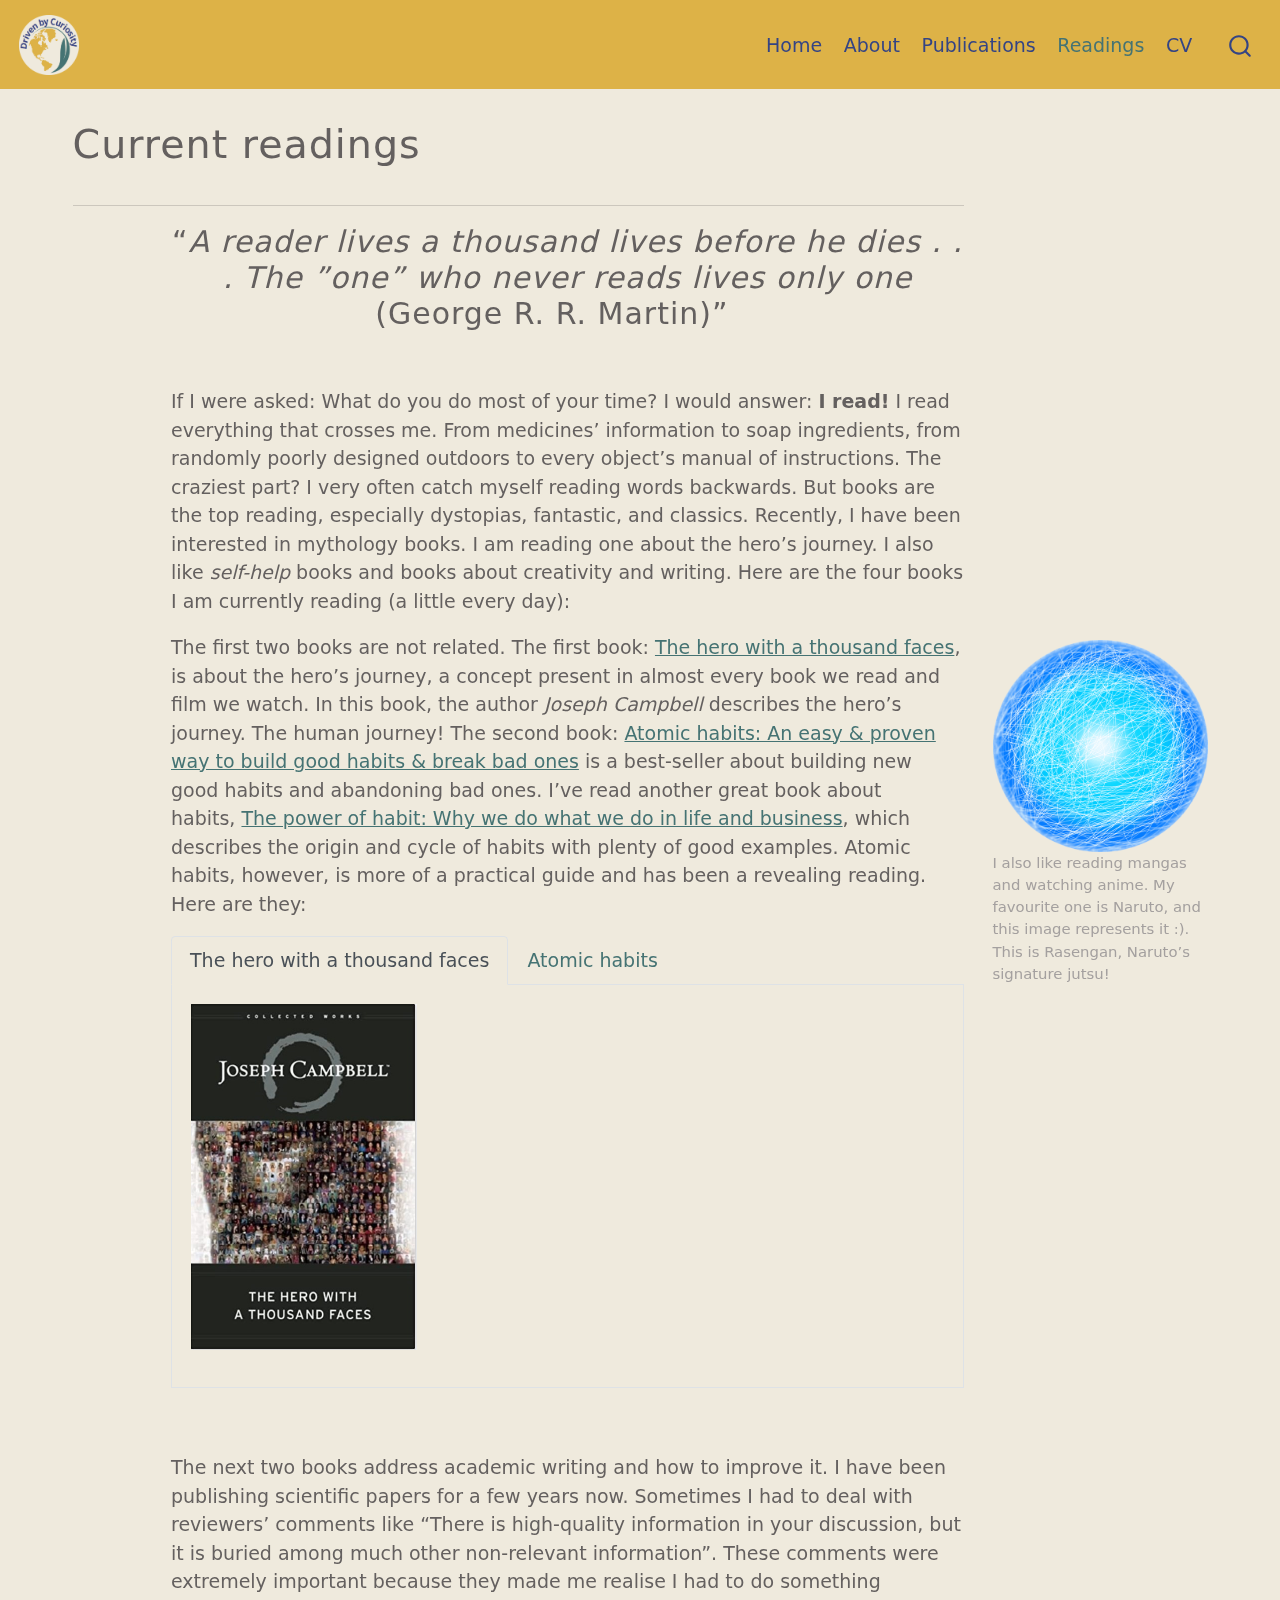
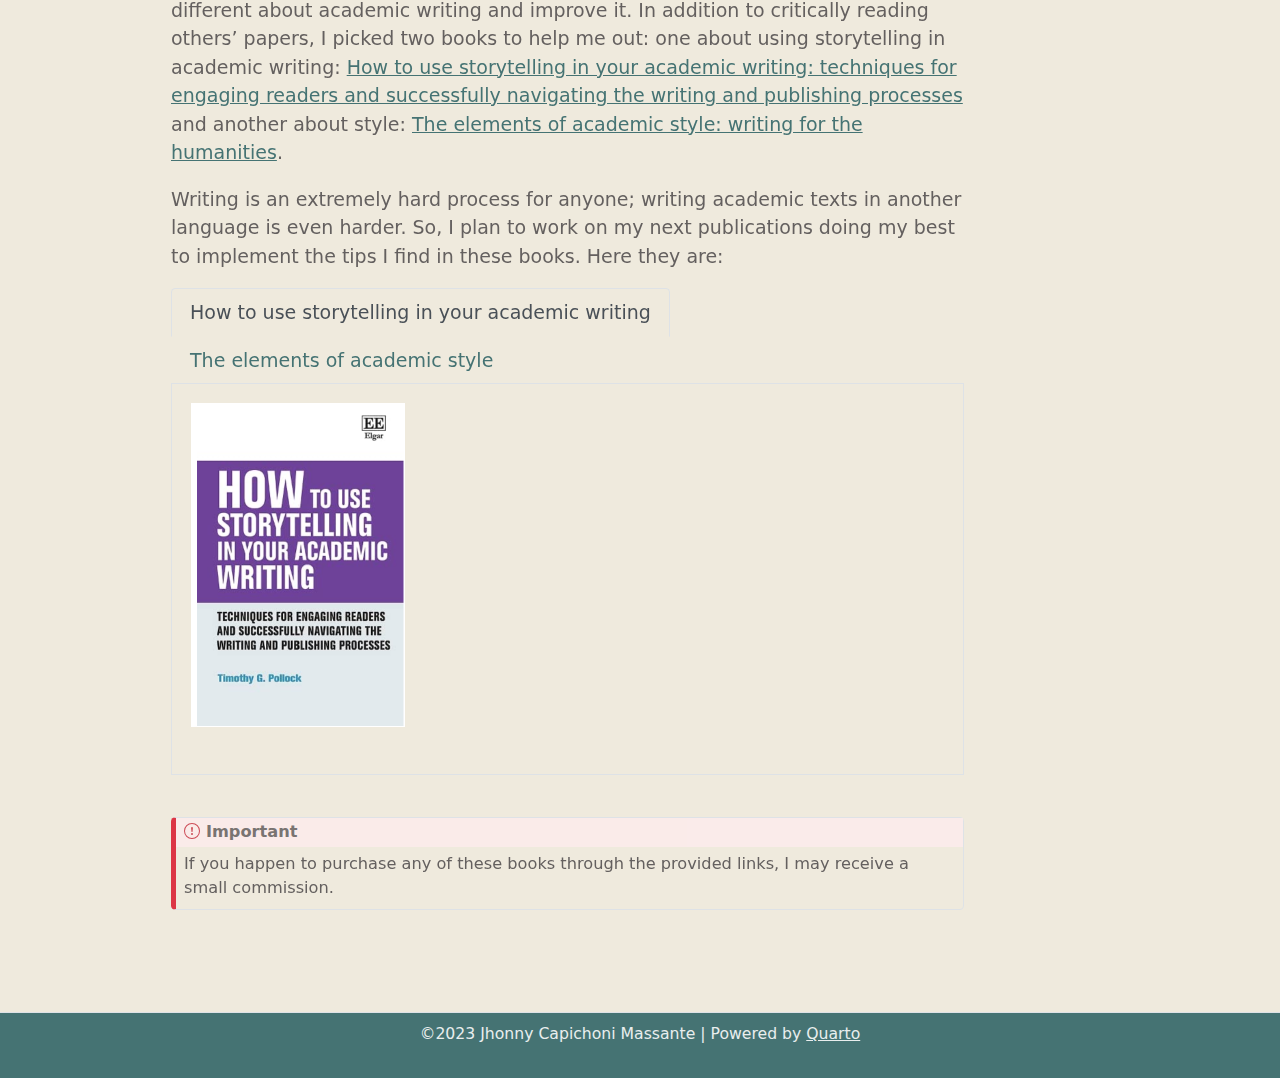
<file: docs/readings.html>
<!DOCTYPE html>
<html xmlns="http://www.w3.org/1999/xhtml" lang="en" xml:lang="en"><head>

<meta charset="utf-8">
<meta name="generator" content="quarto-1.2.475">

<meta name="viewport" content="width=device-width, initial-scale=1.0, user-scalable=yes">


<title>Jhonny - Current readings</title>
<style>
code{white-space: pre-wrap;}
span.smallcaps{font-variant: small-caps;}
div.columns{display: flex; gap: min(4vw, 1.5em);}
div.column{flex: auto; overflow-x: auto;}
div.hanging-indent{margin-left: 1.5em; text-indent: -1.5em;}
ul.task-list{list-style: none;}
ul.task-list li input[type="checkbox"] {
  width: 0.8em;
  margin: 0 0.8em 0.2em -1.6em;
  vertical-align: middle;
}
</style>


<script src="site_libs/quarto-nav/quarto-nav.js"></script>
<script src="site_libs/quarto-nav/headroom.min.js"></script>
<script src="site_libs/clipboard/clipboard.min.js"></script>
<script src="site_libs/quarto-search/autocomplete.umd.js"></script>
<script src="site_libs/quarto-search/fuse.min.js"></script>
<script src="site_libs/quarto-search/quarto-search.js"></script>
<meta name="quarto:offset" content="./">
<link href="./logo2.png" rel="icon" type="image/png">
<script src="site_libs/quarto-html/quarto.js"></script>
<script src="site_libs/quarto-html/popper.min.js"></script>
<script src="site_libs/quarto-html/tippy.umd.min.js"></script>
<script src="site_libs/quarto-html/anchor.min.js"></script>
<link href="site_libs/quarto-html/tippy.css" rel="stylesheet">
<link href="site_libs/quarto-html/quarto-syntax-highlighting.css" rel="stylesheet" id="quarto-text-highlighting-styles">
<script src="site_libs/bootstrap/bootstrap.min.js"></script>
<link href="site_libs/bootstrap/bootstrap-icons.css" rel="stylesheet">
<link href="site_libs/bootstrap/bootstrap.min.css" rel="stylesheet" id="quarto-bootstrap" data-mode="light">
<script id="quarto-search-options" type="application/json">{
  "location": "navbar",
  "copy-button": false,
  "collapse-after": 3,
  "panel-placement": "end",
  "type": "overlay",
  "limit": 20,
  "language": {
    "search-no-results-text": "No results",
    "search-matching-documents-text": "matching documents",
    "search-copy-link-title": "Copy link to search",
    "search-hide-matches-text": "Hide additional matches",
    "search-more-match-text": "more match in this document",
    "search-more-matches-text": "more matches in this document",
    "search-clear-button-title": "Clear",
    "search-detached-cancel-button-title": "Cancel",
    "search-submit-button-title": "Submit"
  }
}</script>

<script type="text/javascript">

(function(i,s,o,g,r,a,m){i['GoogleAnalyticsObject']=r;i[r]=i[r]||function(){
  (i[r].q=i[r].q||[]).push(arguments)},i[r].l=1*new Date();a=s.createElement(o),
  m=s.getElementsByTagName(o)[0];a.async=1;a.src=g;m.parentNode.insertBefore(a,m)
  })(window,document,'script','https://www.google-analytics.com/analytics.js','ga');
ga('create', 'UA-146153445-1', 'auto');

ga('send', {
  hitType: 'pageview',
  'anonymizeIp': true,
});
</script>


<link rel="stylesheet" href="styles.css">
</head>

<body class="nav-fixed">

<div id="quarto-search-results"></div>
  <header id="quarto-header" class="headroom fixed-top">
    <nav class="navbar navbar-expand-lg navbar-dark ">
      <div class="navbar-container container-fluid">
      <div class="navbar-brand-container">
    <a href="./index.html" class="navbar-brand navbar-brand-logo">
    <img src="./logo2.png" alt="" class="navbar-logo">
    </a>
  </div>
          <button class="navbar-toggler" type="button" data-bs-toggle="collapse" data-bs-target="#navbarCollapse" aria-controls="navbarCollapse" aria-expanded="false" aria-label="Toggle navigation" onclick="if (window.quartoToggleHeadroom) { window.quartoToggleHeadroom(); }">
  <span class="navbar-toggler-icon"></span>
</button>
          <div class="collapse navbar-collapse" id="navbarCollapse">
            <ul class="navbar-nav navbar-nav-scroll ms-auto">
  <li class="nav-item">
    <a class="nav-link" href="./index.html">
 <span class="menu-text">Home</span></a>
  </li>  
  <li class="nav-item">
    <a class="nav-link" href="./about.html">
 <span class="menu-text">About</span></a>
  </li>  
  <li class="nav-item">
    <a class="nav-link" href="./publications.html">
 <span class="menu-text">Publications</span></a>
  </li>  
  <li class="nav-item">
    <a class="nav-link active" href="./readings.html" aria-current="page">
 <span class="menu-text">Readings</span></a>
  </li>  
  <li class="nav-item">
    <a class="nav-link" href="./CV_JCMassante.pdf">
 <span class="menu-text">CV</span></a>
  </li>  
</ul>
              <div id="quarto-search" class="" title="Search"></div>
          </div> <!-- /navcollapse -->
      </div> <!-- /container-fluid -->
    </nav>
</header>
<!-- content -->
<div id="quarto-content" class="quarto-container page-columns page-rows-contents page-layout-full page-navbar">
<!-- sidebar -->
<!-- margin-sidebar -->
    <div id="quarto-margin-sidebar" class="sidebar margin-sidebar">
    </div>
<!-- main -->
<main class="content page-columns page-full column-page-left" id="quarto-document-content">

<header id="title-block-header" class="quarto-title-block default">
<div class="quarto-title">
<h1 class="title">Current readings</h1>
</div>



<div class="quarto-title-meta">

    
  
    
  </div>
  

</header>

<hr>
<section id="a-reader-lives-a-thousand-lives-before-he-dies-.-.-.-the-one-who-never-reads-lives-only-one-george-r.-r.-martin" class="level5 page-columns page-full">
<h5 class="anchored" data-anchor-id="a-reader-lives-a-thousand-lives-before-he-dies-.-.-.-the-one-who-never-reads-lives-only-one-george-r.-r.-martin">“<em>A reader lives a thousand lives before he dies . . . The ”one” who never reads lives only one</em> (George R. R. Martin)”</h5>
<p><br></p>
<p>If I were asked: What do you do most of your time? I would answer:&nbsp;<strong>I read!</strong>&nbsp;I read everything that crosses me. From medicines’ information to soap ingredients, from randomly poorly designed outdoors to every object’s manual of instructions. The craziest part? I very often catch myself reading words backwards. But books are the top reading, especially dystopias, fantastic, and classics. Recently, I have been interested in mythology books. I am reading one about the hero’s journey. I also like&nbsp;<em>self-help</em>&nbsp;books and books about creativity and writing. Here are the four books I am currently reading (a little every day):</p>
<p>The first two books are not related. The first book:&nbsp;<a target="_blank" href="https://www.amazon.com.br/gp/search?ie=UTF8&amp;tag=jcmassante0b-20&amp;linkCode=ur2&amp;linkId=eeae5cafa35a288648e7ef999ca84f97&amp;camp=1789&amp;creative=9325&amp;index=books&amp;keywords=The hero with a thousand faces">The hero with a thousand faces</a>, is about the hero’s journey, a concept present in almost every book we read and film we watch. In this book, the author&nbsp;<em>Joseph Campbell</em>&nbsp;describes the hero’s journey. The human journey! The second book:&nbsp;<a target="_blank" href="https://www.amazon.com.br/gp/search?ie=UTF8&amp;tag=jcmassante0b-20&amp;linkCode=ur2&amp;linkId=e96707c1e8442b5597b4740e045169c4&amp;camp=1789&amp;creative=9325&amp;index=books&amp;keywords=Atomic habits: An easy &amp; proven way to build good habits &amp; break bad ones">Atomic habits: An easy &amp; proven way to build good habits &amp; break bad ones</a>&nbsp;is a best-seller about building new good habits and abandoning bad ones. I’ve read another great book about habits,&nbsp;<a target="_blank" href="https://www.amazon.com.br/gp/search?ie=UTF8&amp;tag=jcmassante0b-20&amp;linkCode=ur2&amp;linkId=8908c558c784836bad17d8241fd7967f&amp;camp=1789&amp;creative=9325&amp;index=books&amp;keywords=The power of habit: Why we do what we do in life and business">The power of habit: Why we do what we do in life and business</a>, which describes the origin and cycle of habits with plenty of good examples. Atomic habits, however, is more of a practical guide and has been a revealing reading. Here are they:</p>

<div class="no-row-height column-margin column-container"><div class="right">
<div class="cell">
<div class="cell-output-display">
<p><img src="rasengan.png" class="img-fluid" width="274"></p>
</div>
</div>
<div>
<p>I also like reading mangas and watching anime. My favourite one is Naruto, and this image represents it :). This is Rasengan, Naruto’s signature jutsu!</p>
</div>
</div></div><div class="panel-tabset">
<ul class="nav nav-tabs" role="tablist"><li class="nav-item" role="presentation"><a class="nav-link active" id="tabset-1-1-tab" data-bs-toggle="tab" data-bs-target="#tabset-1-1" role="tab" aria-controls="tabset-1-1" aria-selected="true">The hero with a thousand faces</a></li><li class="nav-item" role="presentation"><a class="nav-link" id="tabset-1-2-tab" data-bs-toggle="tab" data-bs-target="#tabset-1-2" role="tab" aria-controls="tabset-1-2" aria-selected="false">Atomic habits</a></li></ul>
<div class="tab-content">
<div id="tabset-1-1" class="tab-pane active" role="tabpanel" aria-labelledby="tabset-1-1-tab">
<div class="right">

</div>
<div class="cell">
<div class="cell-output-display">
<p><img src="hero-of-thousand-faces.png" class="img-fluid" width="226"></p>
</div>
</div>
</div>
<div id="tabset-1-2" class="tab-pane" role="tabpanel" aria-labelledby="tabset-1-2-tab">
<div class="cell">
<style type="text/css">
.justify {
  text-align: left !important
}
</style>
</div>
<div class="left">

</div>
<div class="cell" data-layout-align="center">
<div class="cell-output-display">
<div class="quarto-figure quarto-figure-center">
<figure class="figure">
<p><img src="atomic.png" class="img-fluid figure-img" width="197"></p>
</figure>
</div>
</div>
</div>
</div>
</div>
</div>
<p><br></p>
<p>The next two books address academic writing and how to improve it. I have been publishing scientific papers for a few years now. Sometimes I had to deal with reviewers’ comments like “There is high-quality information in your discussion, but it is buried among much other non-relevant information”. These comments were extremely important because they made me realise I had to do something different about academic writing and improve it. In addition to critically reading others’ papers, I picked two books to help me out: one about using storytelling in academic writing: <a target="_blank" href="https://www.amazon.com.br/gp/search?ie=UTF8&amp;tag=jcmassante0b-20&amp;linkCode=ur2&amp;linkId=f4611f6932b06845abd2166eb12ecb11&amp;camp=1789&amp;creative=9325&amp;index=books&amp;keywords=How to use storytelling in your academic writing: techniques for engaging readers and successfully navigating the writing and publishing processes">How to use storytelling in your academic writing: techniques for engaging readers and successfully navigating the writing and publishing processes</a> and another about style: <a target="_blank" href="https://www.amazon.com.br/gp/search?ie=UTF8&amp;tag=jcmassante0b-20&amp;linkCode=ur2&amp;linkId=1bedb2c53eb849e537604aed4910b548&amp;camp=1789&amp;creative=9325&amp;index=books&amp;keywords=The elements of academic style: writing for the humanities">The elements of academic style: writing for the humanities</a>.</p>
<p>Writing is an extremely hard process for anyone; writing academic texts in another language is even harder. So, I plan to work on my next publications doing my best to implement the tips I find in these books. Here they are:</p>
<div class="panel-tabset">
<ul class="nav nav-tabs" role="tablist"><li class="nav-item" role="presentation"><a class="nav-link active" id="tabset-2-1-tab" data-bs-toggle="tab" data-bs-target="#tabset-2-1" role="tab" aria-controls="tabset-2-1" aria-selected="true">How to use storytelling in your academic writing</a></li><li class="nav-item" role="presentation"><a class="nav-link" id="tabset-2-2-tab" data-bs-toggle="tab" data-bs-target="#tabset-2-2" role="tab" aria-controls="tabset-2-2" aria-selected="false">The elements of academic style</a></li></ul>
<div class="tab-content">
<div id="tabset-2-1" class="tab-pane active" role="tabpanel" aria-labelledby="tabset-2-1-tab">
<div class="cell">
<style type="text/css">
.justify {
  text-align: left !important
}
</style>
</div>
<div class="left">

</div>
<div class="cell" data-layout-align="left">
<div class="cell-output-display">
<div class="quarto-figure quarto-figure-left">
<figure class="figure">
<p><img src="storytelling.png" class="img-fluid figure-img" width="214"></p>
</figure>
</div>
</div>
</div>
</div>
<div id="tabset-2-2" class="tab-pane" role="tabpanel" aria-labelledby="tabset-2-2-tab">
<div class="cell">
<style type="text/css">
.justify {
  text-align: right !important
}
</style>
</div>
<div class="right">
<hr>
</div>
<div class="cell" data-layout-align="center">
<div class="cell-output-display">
<div class="quarto-figure quarto-figure-center">
<figure class="figure">
<p><img src="elements.png" class="img-fluid figure-img" width="201"></p>
</figure>
</div>
</div>
</div>
</div>
</div>
</div>
<div class="callout-important callout callout-style-default callout-captioned">
<div class="callout-header d-flex align-content-center">
<div class="callout-icon-container">
<i class="callout-icon"></i>
</div>
<div class="callout-caption-container flex-fill">
Important
</div>
</div>
<div class="callout-body-container callout-body">
<p>If you happen to purchase any of these books through the provided links, I may receive a small commission.</p>
</div>
</div>


</section>

</main> <!-- /main -->
<script id="quarto-html-after-body" type="application/javascript">
window.document.addEventListener("DOMContentLoaded", function (event) {
  const toggleBodyColorMode = (bsSheetEl) => {
    const mode = bsSheetEl.getAttribute("data-mode");
    const bodyEl = window.document.querySelector("body");
    if (mode === "dark") {
      bodyEl.classList.add("quarto-dark");
      bodyEl.classList.remove("quarto-light");
    } else {
      bodyEl.classList.add("quarto-light");
      bodyEl.classList.remove("quarto-dark");
    }
  }
  const toggleBodyColorPrimary = () => {
    const bsSheetEl = window.document.querySelector("link#quarto-bootstrap");
    if (bsSheetEl) {
      toggleBodyColorMode(bsSheetEl);
    }
  }
  toggleBodyColorPrimary();  
  const icon = "";
  const anchorJS = new window.AnchorJS();
  anchorJS.options = {
    placement: 'right',
    icon: icon
  };
  anchorJS.add('.anchored');
  const clipboard = new window.ClipboardJS('.code-copy-button', {
    target: function(trigger) {
      return trigger.previousElementSibling;
    }
  });
  clipboard.on('success', function(e) {
    // button target
    const button = e.trigger;
    // don't keep focus
    button.blur();
    // flash "checked"
    button.classList.add('code-copy-button-checked');
    var currentTitle = button.getAttribute("title");
    button.setAttribute("title", "Copied!");
    let tooltip;
    if (window.bootstrap) {
      button.setAttribute("data-bs-toggle", "tooltip");
      button.setAttribute("data-bs-placement", "left");
      button.setAttribute("data-bs-title", "Copied!");
      tooltip = new bootstrap.Tooltip(button, 
        { trigger: "manual", 
          customClass: "code-copy-button-tooltip",
          offset: [0, -8]});
      tooltip.show();    
    }
    setTimeout(function() {
      if (tooltip) {
        tooltip.hide();
        button.removeAttribute("data-bs-title");
        button.removeAttribute("data-bs-toggle");
        button.removeAttribute("data-bs-placement");
      }
      button.setAttribute("title", currentTitle);
      button.classList.remove('code-copy-button-checked');
    }, 1000);
    // clear code selection
    e.clearSelection();
  });
  function tippyHover(el, contentFn) {
    const config = {
      allowHTML: true,
      content: contentFn,
      maxWidth: 500,
      delay: 100,
      arrow: false,
      appendTo: function(el) {
          return el.parentElement;
      },
      interactive: true,
      interactiveBorder: 10,
      theme: 'quarto',
      placement: 'bottom-start'
    };
    window.tippy(el, config); 
  }
  const noterefs = window.document.querySelectorAll('a[role="doc-noteref"]');
  for (var i=0; i<noterefs.length; i++) {
    const ref = noterefs[i];
    tippyHover(ref, function() {
      // use id or data attribute instead here
      let href = ref.getAttribute('data-footnote-href') || ref.getAttribute('href');
      try { href = new URL(href).hash; } catch {}
      const id = href.replace(/^#\/?/, "");
      const note = window.document.getElementById(id);
      return note.innerHTML;
    });
  }
  const findCites = (el) => {
    const parentEl = el.parentElement;
    if (parentEl) {
      const cites = parentEl.dataset.cites;
      if (cites) {
        return {
          el,
          cites: cites.split(' ')
        };
      } else {
        return findCites(el.parentElement)
      }
    } else {
      return undefined;
    }
  };
  var bibliorefs = window.document.querySelectorAll('a[role="doc-biblioref"]');
  for (var i=0; i<bibliorefs.length; i++) {
    const ref = bibliorefs[i];
    const citeInfo = findCites(ref);
    if (citeInfo) {
      tippyHover(citeInfo.el, function() {
        var popup = window.document.createElement('div');
        citeInfo.cites.forEach(function(cite) {
          var citeDiv = window.document.createElement('div');
          citeDiv.classList.add('hanging-indent');
          citeDiv.classList.add('csl-entry');
          var biblioDiv = window.document.getElementById('ref-' + cite);
          if (biblioDiv) {
            citeDiv.innerHTML = biblioDiv.innerHTML;
          }
          popup.appendChild(citeDiv);
        });
        return popup.innerHTML;
      });
    }
  }
});
</script>
</div> <!-- /content -->
<footer class="footer">
  <div class="nav-footer">
      <div class="nav-footer-center">©2023 Jhonny Capichoni Massante | Powered by <a href="https://quarto.org">Quarto</a></div>
  </div>
</footer>



</body></html>
</file>
<file: site_libs/quarto-html/tippy.css>
.tippy-box[data-animation=fade][data-state=hidden]{opacity:0}[data-tippy-root]{max-width:calc(100vw - 10px)}.tippy-box{position:relative;background-color:#333;color:#fff;border-radius:4px;font-size:14px;line-height:1.4;white-space:normal;outline:0;transition-property:transform,visibility,opacity}.tippy-box[data-placement^=top]>.tippy-arrow{bottom:0}.tippy-box[data-placement^=top]>.tippy-arrow:before{bottom:-7px;left:0;border-width:8px 8px 0;border-top-color:initial;transform-origin:center top}.tippy-box[data-placement^=bottom]>.tippy-arrow{top:0}.tippy-box[data-placement^=bottom]>.tippy-arrow:before{top:-7px;left:0;border-width:0 8px 8px;border-bottom-color:initial;transform-origin:center bottom}.tippy-box[data-placement^=left]>.tippy-arrow{right:0}.tippy-box[data-placement^=left]>.tippy-arrow:before{border-width:8px 0 8px 8px;border-left-color:initial;right:-7px;transform-origin:center left}.tippy-box[data-placement^=right]>.tippy-arrow{left:0}.tippy-box[data-placement^=right]>.tippy-arrow:before{left:-7px;border-width:8px 8px 8px 0;border-right-color:initial;transform-origin:center right}.tippy-box[data-inertia][data-state=visible]{transition-timing-function:cubic-bezier(.54,1.5,.38,1.11)}.tippy-arrow{width:16px;height:16px;color:#333}.tippy-arrow:before{content:"";position:absolute;border-color:transparent;border-style:solid}.tippy-content{position:relative;padding:5px 9px;z-index:1}
</file>
<file: site_libs/quarto-html/quarto-syntax-highlighting.css>
/* quarto syntax highlight colors */
:root {
  --quarto-hl-ot-color: #003B4F;
  --quarto-hl-at-color: #657422;
  --quarto-hl-ss-color: #20794D;
  --quarto-hl-an-color: #5E5E5E;
  --quarto-hl-fu-color: #4758AB;
  --quarto-hl-st-color: #20794D;
  --quarto-hl-cf-color: #003B4F;
  --quarto-hl-op-color: #5E5E5E;
  --quarto-hl-er-color: #AD0000;
  --quarto-hl-bn-color: #AD0000;
  --quarto-hl-al-color: #AD0000;
  --quarto-hl-va-color: #111111;
  --quarto-hl-bu-color: inherit;
  --quarto-hl-ex-color: inherit;
  --quarto-hl-pp-color: #AD0000;
  --quarto-hl-in-color: #5E5E5E;
  --quarto-hl-vs-color: #20794D;
  --quarto-hl-wa-color: #5E5E5E;
  --quarto-hl-do-color: #5E5E5E;
  --quarto-hl-im-color: #00769E;
  --quarto-hl-ch-color: #20794D;
  --quarto-hl-dt-color: #AD0000;
  --quarto-hl-fl-color: #AD0000;
  --quarto-hl-co-color: #5E5E5E;
  --quarto-hl-cv-color: #5E5E5E;
  --quarto-hl-cn-color: #8f5902;
  --quarto-hl-sc-color: #5E5E5E;
  --quarto-hl-dv-color: #AD0000;
  --quarto-hl-kw-color: #003B4F;
}

/* other quarto variables */
:root {
  --quarto-font-monospace: SFMono-Regular, Menlo, Monaco, Consolas, "Liberation Mono", "Courier New", monospace;
}

pre > code.sourceCode > span {
  color: #003B4F;
}

code span {
  color: #003B4F;
}

code.sourceCode > span {
  color: #003B4F;
}

div.sourceCode,
div.sourceCode pre.sourceCode {
  color: #003B4F;
}

code span.ot {
  color: #003B4F;
}

code span.at {
  color: #657422;
}

code span.ss {
  color: #20794D;
}

code span.an {
  color: #5E5E5E;
}

code span.fu {
  color: #4758AB;
}

code span.st {
  color: #20794D;
}

code span.cf {
  color: #003B4F;
}

code span.op {
  color: #5E5E5E;
}

code span.er {
  color: #AD0000;
}

code span.bn {
  color: #AD0000;
}

code span.al {
  color: #AD0000;
}

code span.va {
  color: #111111;
}

code span.pp {
  color: #AD0000;
}

code span.in {
  color: #5E5E5E;
}

code span.vs {
  color: #20794D;
}

code span.wa {
  color: #5E5E5E;
  font-style: italic;
}

code span.do {
  color: #5E5E5E;
  font-style: italic;
}

code span.im {
  color: #00769E;
}

code span.ch {
  color: #20794D;
}

code span.dt {
  color: #AD0000;
}

code span.fl {
  color: #AD0000;
}

code span.co {
  color: #5E5E5E;
}

code span.cv {
  color: #5E5E5E;
  font-style: italic;
}

code span.cn {
  color: #8f5902;
}

code span.sc {
  color: #5E5E5E;
}

code span.dv {
  color: #AD0000;
}

code span.kw {
  color: #003B4F;
}

.prevent-inlining {
  content: "</";
}

/*# sourceMappingURL=debc5d5d77c3f9108843748ff7464032.css.map */
</file>
<file: site_libs/quarto-contrib/academicons-1.9.2/all.css>
/*
 *  Academicons 1.9.2 by James Walsh (https://github.com/jpswalsh) and Katja Bercic (https://github.com/katjabercic)
 *  Fonts generated using FontForge - https://fontforge.org
 *  Square icons designed to be used alongside Font Awesome square icons - https://fortawesome.github.io/Font-Awesome/
 *  Licenses - Font: SIL OFL 1.1, CSS: MIT License
 */
@font-face {
    font-family: 'Academicons';
    font-style: normal;
    font-weight: 400;
    font-display: block;
    src:url('1e21o67/academicons.eot');
    src:url('1e21o67/academicons.eot') format('embedded-opentype'),
        url('1e21o67/academicons.ttf') format('truetype'),
        url('1e21o67/academicons.woff') format('woff'),
        url('1e21o67/academicons.svg') format('svg');
}
.ai {
  font-family: 'Academicons';
  font-weight: 400;
  -moz-osx-font-smoothing: grayscale;
  -webkit-font-smoothing: antialiased;
  display: inline-block;
  font-style: normal;
  font-variant: normal;
  text-rendering: auto;
  line-height: 1;
}
.ai-academia:before {
  content: "\e9af";
}
.ai-academia-square:before {
  content: "\e93d";
}
.ai-acclaim:before {
  content: "\e92e";
}
.ai-acclaim-square:before {
  content: "\e93a";
}
.ai-acm:before {
  content: "\e93c";
}
.ai-acm-square:before {
  content: "\e95d";
}
.ai-acmdl:before {
  content: "\e96a";
}
.ai-acmdl-square:before {
  content: "\e9d3";
}
.ai-ads:before {
  content: "\e9cb";
}
.ai-ads-square:before {
  content: "\e94a";
}
.ai-africarxiv:before {
  content: "\e91b";
}
.ai-africarxiv-square:before {
  content: "\e90b";
}
.ai-archive:before {
  content: "\e955";
}
.ai-archive-square:before {
  content: "\e956";
}
.ai-arxiv:before {
  content: "\e974";
}
.ai-arxiv-square:before {
  content: "\e9a6";
}
.ai-biorxiv:before {
  content: "\e9a2";
}
.ai-biorxiv-square:before {
  content: "\e98b";
}
.ai-ceur:before {
  content: "\e96d";
}
.ai-ceur-square:before {
  content: "\e92f";
}
.ai-ciencia-vitae:before {
  content: "\e912";
}
.ai-ciencia-vitae-square:before {
  content: "\e913";
}
.ai-clarivate:before {
  content: "\e924";
}
.ai-clarivate-square:before {
  content: "\e925";
}
.ai-closed-access:before {
  content: "\e942";
}
.ai-closed-access-square:before {
  content: "\e943";
}
.ai-conversation:before {
  content: "\e94c";
}
.ai-conversation-square:before {
  content: "\e915";
}
.ai-coursera:before {
  content: "\e95f";
}
.ai-coursera-square:before {
  content: "\e97f";
}
.ai-crossref:before {
  content: "\e918";
}
.ai-crossref-square:before {
  content: "\e919";
}
.ai-cv:before {
  content: "\e9a5";
}
.ai-cv-square:before {
  content: "\e90a";
}
.ai-datacite:before {
  content: "\e91c";
}
.ai-datacite-square:before {
  content: "\e91d";
}
.ai-dataverse:before {
  content: "\e9f7";
}
.ai-dataverse-square:before {
  content: "\e9e4";
}
.ai-dblp:before {
  content: "\e94f";
}
.ai-dblp-square:before {
  content: "\e93f";
}
.ai-depsy:before {
  content: "\e97a";
}
.ai-depsy-square:before {
  content: "\e94b";
}
.ai-doi:before {
  content: "\e97e";
}
.ai-doi-square:before {
  content: "\e98f";
}
.ai-dryad:before {
  content: "\e97c";
}
.ai-dryad-square:before {
  content: "\e98c";
}
.ai-elsevier:before {
  content: "\e961";
}
.ai-elsevier-square:before {
  content: "\e910";
}
.ai-figshare:before {
  content: "\e981";
}
.ai-figshare-square:before {
  content: "\e9e7";
}
.ai-google-scholar:before {
  content: "\e9d4";
}
.ai-google-scholar-square:before {
  content: "\e9f9";
}
.ai-hal:before {
  content: "\e92c";
}
.ai-hal-square:before {
  content: "\e92d";
}
.ai-hypothesis:before {
  content: "\e95a";
}
.ai-hypothesis-square:before {
  content: "\e95b";
}
.ai-ideas-repec:before {
  content: "\e9ed";
}
.ai-ideas-repec-square:before {
  content: "\e9f8";
}
.ai-ieee:before {
  content: "\e929";
}
.ai-ieee-square:before {
  content: "\e9b9";
}
.ai-impactstory:before {
  content: "\e9cf";
}
.ai-impactstory-square:before {
  content: "\e9aa";
}
.ai-inaturalist:before {
  content: "\e900";
}
.ai-inaturalist-square:before {
  content: "\e901";
}
.ai-inpn:before {
  content: "\e902";
}
.ai-inpn-square:before {
  content: "\e903";
}
.ai-inspire:before {
  content: "\e9e9";
}
.ai-inspire-square:before {
  content: "\e9fe";
}
.ai-isidore:before {
  content: "\e936";
}
.ai-isidore-square:before {
  content: "\e954";
}
.ai-jstor:before {
  content: "\e938";
}
.ai-jstor-square:before {
  content: "\e944";
}
.ai-lattes:before {
  content: "\e9b3";
}
.ai-lattes-square:before {
  content: "\e99c";
}
.ai-mathoverflow:before {
  content: "\e9f6";
}
.ai-mathoverflow-square:before {
  content: "\e97b";
}
.ai-mendeley:before {
  content: "\e9f0";
}
.ai-mendeley-square:before {
  content: "\e9f3";
}
.ai-moodle:before {
  content: "\e907";
}
.ai-moodle-square:before {
  content: "\e908";
}
.ai-mtmt:before {
  content: "\e950";
}
.ai-mtmt-square:before {
  content: "\e951";
}
.ai-nakala:before {
  content: "\e940";
}
.ai-nakala-square:before {
  content: "\e941";
}
.ai-obp:before {
  content: "\e92a";
}
.ai-obp-square:before {
  content: "\e92b";
}
.ai-open-access:before {
  content: "\e939";
}
.ai-open-access-square:before {
  content: "\e9f4";
}
.ai-open-data:before {
  content: "\e966";
}
.ai-open-data-square:before {
  content: "\e967";
}
.ai-open-materials:before {
  content: "\e968";
}
.ai-open-materials-square:before {
  content: "\e969";
}
.ai-openedition:before {
  content: "\e946";
}
.ai-openedition-square:before {
  content: "\e947";
}
.ai-orcid:before {
  content: "\e9d9";
}
.ai-orcid-square:before {
  content: "\e9c3";
}
.ai-osf:before {
  content: "\e9ef";
}
.ai-osf-square:before {
  content: "\e931";
}
.ai-overleaf:before {
  content: "\e914";
}
.ai-overleaf-square:before {
  content: "\e98d";
}
.ai-philpapers:before {
  content: "\e98a";
}
.ai-philpapers-square:before {
  content: "\e96f";
}
.ai-piazza:before {
  content: "\e99a";
}
.ai-piazza-square:before {
  content: "\e90c";
}
.ai-preregistered:before {
  content: "\e906";
}
.ai-preregistered-square:before {
  content: "\e96b";
}
.ai-protocols:before {
  content: "\e952";
}
.ai-protocols-square:before {
  content: "\e953";
}
.ai-psyarxiv:before {
  content: "\e90e";
}
.ai-psyarxiv-square:before {
  content: "\e90f";
}
.ai-publons:before {
  content: "\e937";
}
.ai-publons-square:before {
  content: "\e94e";
}
.ai-pubmed:before {
  content: "\e99f";
}
.ai-pubmed-square:before {
  content: "\e97d";
}
.ai-pubpeer:before {
  content: "\e922";
}
.ai-pubpeer-square:before {
  content: "\e923";
}
.ai-researcherid:before {
  content: "\e91a";
}
.ai-researcherid-square:before {
  content: "\e95c";
}
.ai-researchgate:before {
  content: "\e95e";
}
.ai-researchgate-square:before {
  content: "\e99e";
}
.ai-ror:before {
  content: "\e948";
}
.ai-ror-square:before {
  content: "\e949";
}
.ai-sci-hub:before {
  content: "\e959";
}
.ai-sci-hub-square:before {
  content: "\e905";
}
.ai-scirate:before {
  content: "\e98e";
}
.ai-scirate-square:before {
  content: "\e99d";
}
.ai-scopus:before {
  content: "\e91e";
}
.ai-scopus-square:before {
  content: "\e91f";
}
.ai-semantic-scholar:before {
  content: "\e96e";
}
.ai-semantic-scholar-square:before {
  content: "\e96c";
}
.ai-springer:before {
  content: "\e928";
}
.ai-springer-square:before {
  content: "\e99b";
}
.ai-ssrn:before {
  content: "\e916";
}
.ai-ssrn-square:before {
  content: "\e917";
}
.ai-stackoverflow:before {
  content: "\e920";
}
.ai-stackoverflow-square:before {
  content: "\e921";
}
.ai-zenodo:before {
  content: "\e911";
}
.ai-zotero:before {
  content: "\e962";
}
.ai-zotero-square:before {
  content: "\e932";
}
/*  Duplication of the FontAwesome style classes using 'ai' in place of 'fa'. */
.ai-lg {
  font-size: 1.33333em;
  line-height: 0.75em;
  vertical-align: -.0667em;
}
.ai-xs {
  font-size: .75em;
}
.ai-sm {
  font-size: .875em;
}

.ai-1x {
  font-size: 1em;
}
.ai-2x {
  font-size: 2em;
}
.ai-3x {
  font-size: 3em;
}
.ai-4x {
  font-size: 4em;
}
.ai-5x {
  font-size: 5em;
}
.ai-6x {
  font-size: 6em;
}
.ai-7x {
  font-size: 7em;
}
.ai-8x {
  font-size: 8em;
}
.ai-9x {
  font-size: 9em;
}
.ai-10x {
  font-size: 10em;
}

.ai-fw {
  text-align: center;
  width: 1.25em;
}

.ai-ul {
  list-style-type: none;
  margin-left: 2.5em;
  padding-left: 0;
}
.ai-ul > li {
    position: relative;
}
.ai-li {
  left: -2em;
  position: absolute;
  text-align: center;
  width: 2em;
  line-height: inherit;
}

.ai-border {
border: solid 0.08em #eee;
border-radius: .1em;
  padding: .2em .25em .15em;
}

.ai-pull-left {
  float: left;
}
.ai-pull-right {
  float: right;
}
.ai.ai-pull-left {
  margin-right: .3em;
}
.ai.ai-pull-right {
  margin-right: .3em;
}

.ai-stack {
  display: inline-block;
  height: 2em;
  line-height: 2em;
  position: relative;
  vertical-align: middle;
  width: 2.5em;
}
.ai-stack-1x,
.ai-stack-2x {
  left: 0;
  position: absolute;
  text-align: center;
  width: 100%;
}
.ai-stack-1x {
  line-height: inherit;
}
.ai-stack-2x {
  font-size: 2em;
}
.ai-inverse {
  color: #fff;
}
</file>
<file: site_libs/quarto-contrib/academicons-1.9.2/size.css>
.ai-tiny {
  font-size: 0.5em;
}

.ai-scriptsize {
  font-size: 0.7em;
}

.ai-footnotesize {
  font-size: 0.8em;
}

.ai-small {
  font-size: 0.9em;
}

.ai-normalsize {
  font-size: 1em;
}

.ai-large {
  font-size: 1.2em;
}

.ai-Large {
  font-size: 1.5em;
}

.ai-LARGE {
  font-size: 1.75em;
}

.ai-huge {
  font-size: 2em;
}

.ai-Huge {
  font-size: 2.5em;
}

.ai-1x {
  font-size: 1em;
}

.ai-2x {
  font-size: 2em;
}

.ai-3x {
  font-size: 3em;
}

.ai-4x {
  font-size: 4em;
}

.ai-5x {
  font-size: 5em;
}

.ai-6x {
  font-size: 6em;
}

.ai-7x {
  font-size: 7em;
}

.ai-8x {
  font-size: 8em;
}

.ai-9x {
  font-size: 9em;
}

.ai-10x {
  font-size: 10em;
}

.ai-2xs {
  font-size: 0.625em;
  line-height: 0.1em;
  vertical-align: 0.225em;
}

.ai-xs {
  font-size: 0.75em;
  line-height: 0.08333em;
  vertical-align: 0.125em;
}

.ai-sm {
  font-size: 0.875em;
  line-height: 0.07143em;
  vertical-align: 0.05357em;
}

.ai-lg {
  font-size: 1.25em;
  line-height: 0.05em;
  vertical-align: -0.075em;
}

.ai-xl {
  font-size: 1.5em;
  line-height: 0.04167em;
  vertical-align: -0.125em;
}

.ai-2xl {
  font-size: 2em;
  line-height: 0.03125em;
  vertical-align: -0.1875em;
}
</file>
<file: styles.css>
/* css styles */
</file>
<file: docs/site_libs/quarto-html/tippy.css>
.tippy-box[data-animation=fade][data-state=hidden]{opacity:0}[data-tippy-root]{max-width:calc(100vw - 10px)}.tippy-box{position:relative;background-color:#333;color:#fff;border-radius:4px;font-size:14px;line-height:1.4;white-space:normal;outline:0;transition-property:transform,visibility,opacity}.tippy-box[data-placement^=top]>.tippy-arrow{bottom:0}.tippy-box[data-placement^=top]>.tippy-arrow:before{bottom:-7px;left:0;border-width:8px 8px 0;border-top-color:initial;transform-origin:center top}.tippy-box[data-placement^=bottom]>.tippy-arrow{top:0}.tippy-box[data-placement^=bottom]>.tippy-arrow:before{top:-7px;left:0;border-width:0 8px 8px;border-bottom-color:initial;transform-origin:center bottom}.tippy-box[data-placement^=left]>.tippy-arrow{right:0}.tippy-box[data-placement^=left]>.tippy-arrow:before{border-width:8px 0 8px 8px;border-left-color:initial;right:-7px;transform-origin:center left}.tippy-box[data-placement^=right]>.tippy-arrow{left:0}.tippy-box[data-placement^=right]>.tippy-arrow:before{left:-7px;border-width:8px 8px 8px 0;border-right-color:initial;transform-origin:center right}.tippy-box[data-inertia][data-state=visible]{transition-timing-function:cubic-bezier(.54,1.5,.38,1.11)}.tippy-arrow{width:16px;height:16px;color:#333}.tippy-arrow:before{content:"";position:absolute;border-color:transparent;border-style:solid}.tippy-content{position:relative;padding:5px 9px;z-index:1}
</file>
<file: docs/site_libs/quarto-html/quarto-syntax-highlighting.css>
/* quarto syntax highlight colors */
:root {
  --quarto-hl-ot-color: #003B4F;
  --quarto-hl-at-color: #657422;
  --quarto-hl-ss-color: #20794D;
  --quarto-hl-an-color: #5E5E5E;
  --quarto-hl-fu-color: #4758AB;
  --quarto-hl-st-color: #20794D;
  --quarto-hl-cf-color: #003B4F;
  --quarto-hl-op-color: #5E5E5E;
  --quarto-hl-er-color: #AD0000;
  --quarto-hl-bn-color: #AD0000;
  --quarto-hl-al-color: #AD0000;
  --quarto-hl-va-color: #111111;
  --quarto-hl-bu-color: inherit;
  --quarto-hl-ex-color: inherit;
  --quarto-hl-pp-color: #AD0000;
  --quarto-hl-in-color: #5E5E5E;
  --quarto-hl-vs-color: #20794D;
  --quarto-hl-wa-color: #5E5E5E;
  --quarto-hl-do-color: #5E5E5E;
  --quarto-hl-im-color: #00769E;
  --quarto-hl-ch-color: #20794D;
  --quarto-hl-dt-color: #AD0000;
  --quarto-hl-fl-color: #AD0000;
  --quarto-hl-co-color: #5E5E5E;
  --quarto-hl-cv-color: #5E5E5E;
  --quarto-hl-cn-color: #8f5902;
  --quarto-hl-sc-color: #5E5E5E;
  --quarto-hl-dv-color: #AD0000;
  --quarto-hl-kw-color: #003B4F;
}

/* other quarto variables */
:root {
  --quarto-font-monospace: SFMono-Regular, Menlo, Monaco, Consolas, "Liberation Mono", "Courier New", monospace;
}

pre > code.sourceCode > span {
  color: #003B4F;
}

code span {
  color: #003B4F;
}

code.sourceCode > span {
  color: #003B4F;
}

div.sourceCode,
div.sourceCode pre.sourceCode {
  color: #003B4F;
}

code span.ot {
  color: #003B4F;
}

code span.at {
  color: #657422;
}

code span.ss {
  color: #20794D;
}

code span.an {
  color: #5E5E5E;
}

code span.fu {
  color: #4758AB;
}

code span.st {
  color: #20794D;
}

code span.cf {
  color: #003B4F;
}

code span.op {
  color: #5E5E5E;
}

code span.er {
  color: #AD0000;
}

code span.bn {
  color: #AD0000;
}

code span.al {
  color: #AD0000;
}

code span.va {
  color: #111111;
}

code span.pp {
  color: #AD0000;
}

code span.in {
  color: #5E5E5E;
}

code span.vs {
  color: #20794D;
}

code span.wa {
  color: #5E5E5E;
  font-style: italic;
}

code span.do {
  color: #5E5E5E;
  font-style: italic;
}

code span.im {
  color: #00769E;
}

code span.ch {
  color: #20794D;
}

code span.dt {
  color: #AD0000;
}

code span.fl {
  color: #AD0000;
}

code span.co {
  color: #5E5E5E;
}

code span.cv {
  color: #5E5E5E;
  font-style: italic;
}

code span.cn {
  color: #8f5902;
}

code span.sc {
  color: #5E5E5E;
}

code span.dv {
  color: #AD0000;
}

code span.kw {
  color: #003B4F;
}

.prevent-inlining {
  content: "</";
}

/*# sourceMappingURL=debc5d5d77c3f9108843748ff7464032.css.map */
</file>
<file: docs/site_libs/quarto-contrib/academicons-1.9.2/all.css>
/*
 *  Academicons 1.9.2 by James Walsh (https://github.com/jpswalsh) and Katja Bercic (https://github.com/katjabercic)
 *  Fonts generated using FontForge - https://fontforge.org
 *  Square icons designed to be used alongside Font Awesome square icons - https://fortawesome.github.io/Font-Awesome/
 *  Licenses - Font: SIL OFL 1.1, CSS: MIT License
 */
@font-face {
    font-family: 'Academicons';
    font-style: normal;
    font-weight: 400;
    font-display: block;
    src:url('1e21o67/academicons.eot');
    src:url('1e21o67/academicons.eot') format('embedded-opentype'),
        url('1e21o67/academicons.ttf') format('truetype'),
        url('1e21o67/academicons.woff') format('woff'),
        url('1e21o67/academicons.svg') format('svg');
}
.ai {
  font-family: 'Academicons';
  font-weight: 400;
  -moz-osx-font-smoothing: grayscale;
  -webkit-font-smoothing: antialiased;
  display: inline-block;
  font-style: normal;
  font-variant: normal;
  text-rendering: auto;
  line-height: 1;
}
.ai-academia:before {
  content: "\e9af";
}
.ai-academia-square:before {
  content: "\e93d";
}
.ai-acclaim:before {
  content: "\e92e";
}
.ai-acclaim-square:before {
  content: "\e93a";
}
.ai-acm:before {
  content: "\e93c";
}
.ai-acm-square:before {
  content: "\e95d";
}
.ai-acmdl:before {
  content: "\e96a";
}
.ai-acmdl-square:before {
  content: "\e9d3";
}
.ai-ads:before {
  content: "\e9cb";
}
.ai-ads-square:before {
  content: "\e94a";
}
.ai-africarxiv:before {
  content: "\e91b";
}
.ai-africarxiv-square:before {
  content: "\e90b";
}
.ai-archive:before {
  content: "\e955";
}
.ai-archive-square:before {
  content: "\e956";
}
.ai-arxiv:before {
  content: "\e974";
}
.ai-arxiv-square:before {
  content: "\e9a6";
}
.ai-biorxiv:before {
  content: "\e9a2";
}
.ai-biorxiv-square:before {
  content: "\e98b";
}
.ai-ceur:before {
  content: "\e96d";
}
.ai-ceur-square:before {
  content: "\e92f";
}
.ai-ciencia-vitae:before {
  content: "\e912";
}
.ai-ciencia-vitae-square:before {
  content: "\e913";
}
.ai-clarivate:before {
  content: "\e924";
}
.ai-clarivate-square:before {
  content: "\e925";
}
.ai-closed-access:before {
  content: "\e942";
}
.ai-closed-access-square:before {
  content: "\e943";
}
.ai-conversation:before {
  content: "\e94c";
}
.ai-conversation-square:before {
  content: "\e915";
}
.ai-coursera:before {
  content: "\e95f";
}
.ai-coursera-square:before {
  content: "\e97f";
}
.ai-crossref:before {
  content: "\e918";
}
.ai-crossref-square:before {
  content: "\e919";
}
.ai-cv:before {
  content: "\e9a5";
}
.ai-cv-square:before {
  content: "\e90a";
}
.ai-datacite:before {
  content: "\e91c";
}
.ai-datacite-square:before {
  content: "\e91d";
}
.ai-dataverse:before {
  content: "\e9f7";
}
.ai-dataverse-square:before {
  content: "\e9e4";
}
.ai-dblp:before {
  content: "\e94f";
}
.ai-dblp-square:before {
  content: "\e93f";
}
.ai-depsy:before {
  content: "\e97a";
}
.ai-depsy-square:before {
  content: "\e94b";
}
.ai-doi:before {
  content: "\e97e";
}
.ai-doi-square:before {
  content: "\e98f";
}
.ai-dryad:before {
  content: "\e97c";
}
.ai-dryad-square:before {
  content: "\e98c";
}
.ai-elsevier:before {
  content: "\e961";
}
.ai-elsevier-square:before {
  content: "\e910";
}
.ai-figshare:before {
  content: "\e981";
}
.ai-figshare-square:before {
  content: "\e9e7";
}
.ai-google-scholar:before {
  content: "\e9d4";
}
.ai-google-scholar-square:before {
  content: "\e9f9";
}
.ai-hal:before {
  content: "\e92c";
}
.ai-hal-square:before {
  content: "\e92d";
}
.ai-hypothesis:before {
  content: "\e95a";
}
.ai-hypothesis-square:before {
  content: "\e95b";
}
.ai-ideas-repec:before {
  content: "\e9ed";
}
.ai-ideas-repec-square:before {
  content: "\e9f8";
}
.ai-ieee:before {
  content: "\e929";
}
.ai-ieee-square:before {
  content: "\e9b9";
}
.ai-impactstory:before {
  content: "\e9cf";
}
.ai-impactstory-square:before {
  content: "\e9aa";
}
.ai-inaturalist:before {
  content: "\e900";
}
.ai-inaturalist-square:before {
  content: "\e901";
}
.ai-inpn:before {
  content: "\e902";
}
.ai-inpn-square:before {
  content: "\e903";
}
.ai-inspire:before {
  content: "\e9e9";
}
.ai-inspire-square:before {
  content: "\e9fe";
}
.ai-isidore:before {
  content: "\e936";
}
.ai-isidore-square:before {
  content: "\e954";
}
.ai-jstor:before {
  content: "\e938";
}
.ai-jstor-square:before {
  content: "\e944";
}
.ai-lattes:before {
  content: "\e9b3";
}
.ai-lattes-square:before {
  content: "\e99c";
}
.ai-mathoverflow:before {
  content: "\e9f6";
}
.ai-mathoverflow-square:before {
  content: "\e97b";
}
.ai-mendeley:before {
  content: "\e9f0";
}
.ai-mendeley-square:before {
  content: "\e9f3";
}
.ai-moodle:before {
  content: "\e907";
}
.ai-moodle-square:before {
  content: "\e908";
}
.ai-mtmt:before {
  content: "\e950";
}
.ai-mtmt-square:before {
  content: "\e951";
}
.ai-nakala:before {
  content: "\e940";
}
.ai-nakala-square:before {
  content: "\e941";
}
.ai-obp:before {
  content: "\e92a";
}
.ai-obp-square:before {
  content: "\e92b";
}
.ai-open-access:before {
  content: "\e939";
}
.ai-open-access-square:before {
  content: "\e9f4";
}
.ai-open-data:before {
  content: "\e966";
}
.ai-open-data-square:before {
  content: "\e967";
}
.ai-open-materials:before {
  content: "\e968";
}
.ai-open-materials-square:before {
  content: "\e969";
}
.ai-openedition:before {
  content: "\e946";
}
.ai-openedition-square:before {
  content: "\e947";
}
.ai-orcid:before {
  content: "\e9d9";
}
.ai-orcid-square:before {
  content: "\e9c3";
}
.ai-osf:before {
  content: "\e9ef";
}
.ai-osf-square:before {
  content: "\e931";
}
.ai-overleaf:before {
  content: "\e914";
}
.ai-overleaf-square:before {
  content: "\e98d";
}
.ai-philpapers:before {
  content: "\e98a";
}
.ai-philpapers-square:before {
  content: "\e96f";
}
.ai-piazza:before {
  content: "\e99a";
}
.ai-piazza-square:before {
  content: "\e90c";
}
.ai-preregistered:before {
  content: "\e906";
}
.ai-preregistered-square:before {
  content: "\e96b";
}
.ai-protocols:before {
  content: "\e952";
}
.ai-protocols-square:before {
  content: "\e953";
}
.ai-psyarxiv:before {
  content: "\e90e";
}
.ai-psyarxiv-square:before {
  content: "\e90f";
}
.ai-publons:before {
  content: "\e937";
}
.ai-publons-square:before {
  content: "\e94e";
}
.ai-pubmed:before {
  content: "\e99f";
}
.ai-pubmed-square:before {
  content: "\e97d";
}
.ai-pubpeer:before {
  content: "\e922";
}
.ai-pubpeer-square:before {
  content: "\e923";
}
.ai-researcherid:before {
  content: "\e91a";
}
.ai-researcherid-square:before {
  content: "\e95c";
}
.ai-researchgate:before {
  content: "\e95e";
}
.ai-researchgate-square:before {
  content: "\e99e";
}
.ai-ror:before {
  content: "\e948";
}
.ai-ror-square:before {
  content: "\e949";
}
.ai-sci-hub:before {
  content: "\e959";
}
.ai-sci-hub-square:before {
  content: "\e905";
}
.ai-scirate:before {
  content: "\e98e";
}
.ai-scirate-square:before {
  content: "\e99d";
}
.ai-scopus:before {
  content: "\e91e";
}
.ai-scopus-square:before {
  content: "\e91f";
}
.ai-semantic-scholar:before {
  content: "\e96e";
}
.ai-semantic-scholar-square:before {
  content: "\e96c";
}
.ai-springer:before {
  content: "\e928";
}
.ai-springer-square:before {
  content: "\e99b";
}
.ai-ssrn:before {
  content: "\e916";
}
.ai-ssrn-square:before {
  content: "\e917";
}
.ai-stackoverflow:before {
  content: "\e920";
}
.ai-stackoverflow-square:before {
  content: "\e921";
}
.ai-zenodo:before {
  content: "\e911";
}
.ai-zotero:before {
  content: "\e962";
}
.ai-zotero-square:before {
  content: "\e932";
}
/*  Duplication of the FontAwesome style classes using 'ai' in place of 'fa'. */
.ai-lg {
  font-size: 1.33333em;
  line-height: 0.75em;
  vertical-align: -.0667em;
}
.ai-xs {
  font-size: .75em;
}
.ai-sm {
  font-size: .875em;
}

.ai-1x {
  font-size: 1em;
}
.ai-2x {
  font-size: 2em;
}
.ai-3x {
  font-size: 3em;
}
.ai-4x {
  font-size: 4em;
}
.ai-5x {
  font-size: 5em;
}
.ai-6x {
  font-size: 6em;
}
.ai-7x {
  font-size: 7em;
}
.ai-8x {
  font-size: 8em;
}
.ai-9x {
  font-size: 9em;
}
.ai-10x {
  font-size: 10em;
}

.ai-fw {
  text-align: center;
  width: 1.25em;
}

.ai-ul {
  list-style-type: none;
  margin-left: 2.5em;
  padding-left: 0;
}
.ai-ul > li {
    position: relative;
}
.ai-li {
  left: -2em;
  position: absolute;
  text-align: center;
  width: 2em;
  line-height: inherit;
}

.ai-border {
border: solid 0.08em #eee;
border-radius: .1em;
  padding: .2em .25em .15em;
}

.ai-pull-left {
  float: left;
}
.ai-pull-right {
  float: right;
}
.ai.ai-pull-left {
  margin-right: .3em;
}
.ai.ai-pull-right {
  margin-right: .3em;
}

.ai-stack {
  display: inline-block;
  height: 2em;
  line-height: 2em;
  position: relative;
  vertical-align: middle;
  width: 2.5em;
}
.ai-stack-1x,
.ai-stack-2x {
  left: 0;
  position: absolute;
  text-align: center;
  width: 100%;
}
.ai-stack-1x {
  line-height: inherit;
}
.ai-stack-2x {
  font-size: 2em;
}
.ai-inverse {
  color: #fff;
}
</file>
<file: docs/site_libs/quarto-contrib/academicons-1.9.2/size.css>
.ai-tiny {
  font-size: 0.5em;
}

.ai-scriptsize {
  font-size: 0.7em;
}

.ai-footnotesize {
  font-size: 0.8em;
}

.ai-small {
  font-size: 0.9em;
}

.ai-normalsize {
  font-size: 1em;
}

.ai-large {
  font-size: 1.2em;
}

.ai-Large {
  font-size: 1.5em;
}

.ai-LARGE {
  font-size: 1.75em;
}

.ai-huge {
  font-size: 2em;
}

.ai-Huge {
  font-size: 2.5em;
}

.ai-1x {
  font-size: 1em;
}

.ai-2x {
  font-size: 2em;
}

.ai-3x {
  font-size: 3em;
}

.ai-4x {
  font-size: 4em;
}

.ai-5x {
  font-size: 5em;
}

.ai-6x {
  font-size: 6em;
}

.ai-7x {
  font-size: 7em;
}

.ai-8x {
  font-size: 8em;
}

.ai-9x {
  font-size: 9em;
}

.ai-10x {
  font-size: 10em;
}

.ai-2xs {
  font-size: 0.625em;
  line-height: 0.1em;
  vertical-align: 0.225em;
}

.ai-xs {
  font-size: 0.75em;
  line-height: 0.08333em;
  vertical-align: 0.125em;
}

.ai-sm {
  font-size: 0.875em;
  line-height: 0.07143em;
  vertical-align: 0.05357em;
}

.ai-lg {
  font-size: 1.25em;
  line-height: 0.05em;
  vertical-align: -0.075em;
}

.ai-xl {
  font-size: 1.5em;
  line-height: 0.04167em;
  vertical-align: -0.125em;
}

.ai-2xl {
  font-size: 2em;
  line-height: 0.03125em;
  vertical-align: -0.1875em;
}
</file>
<file: docs/styles.css>
/* css styles */
</file>
